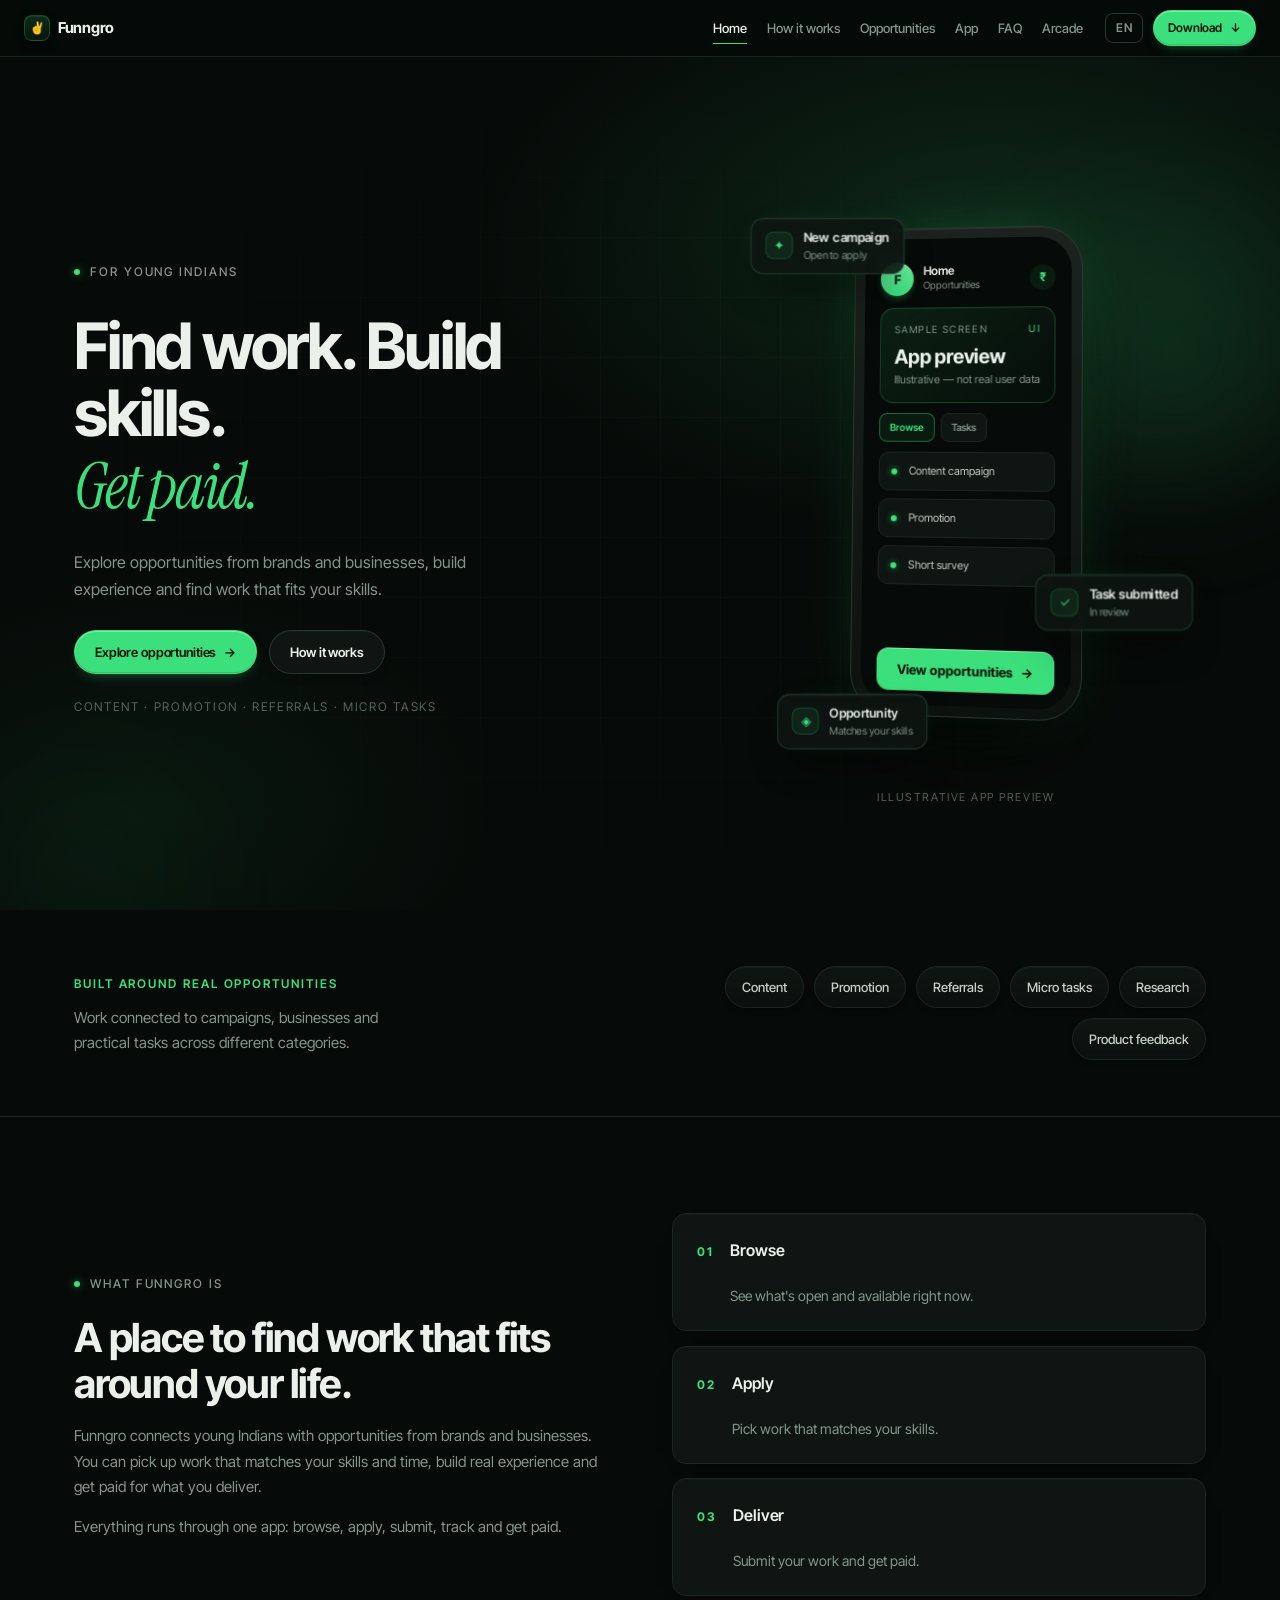
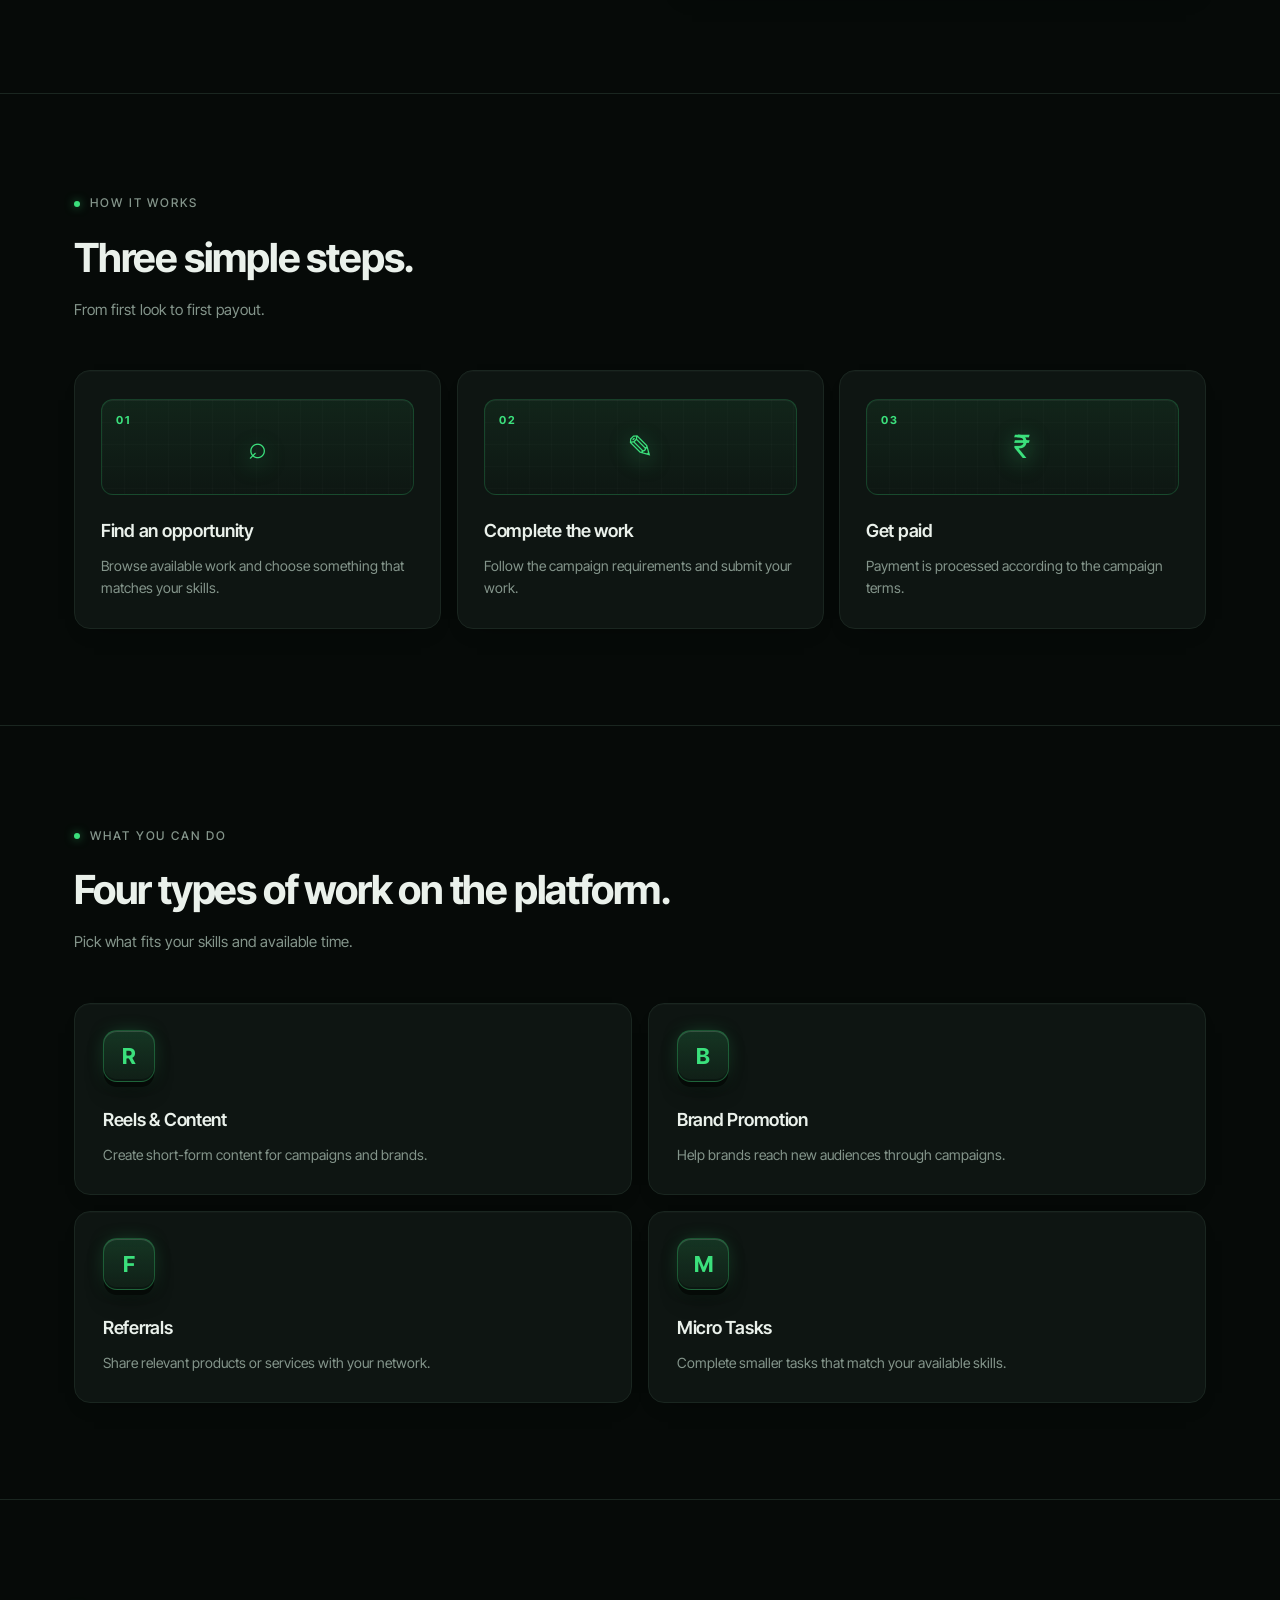
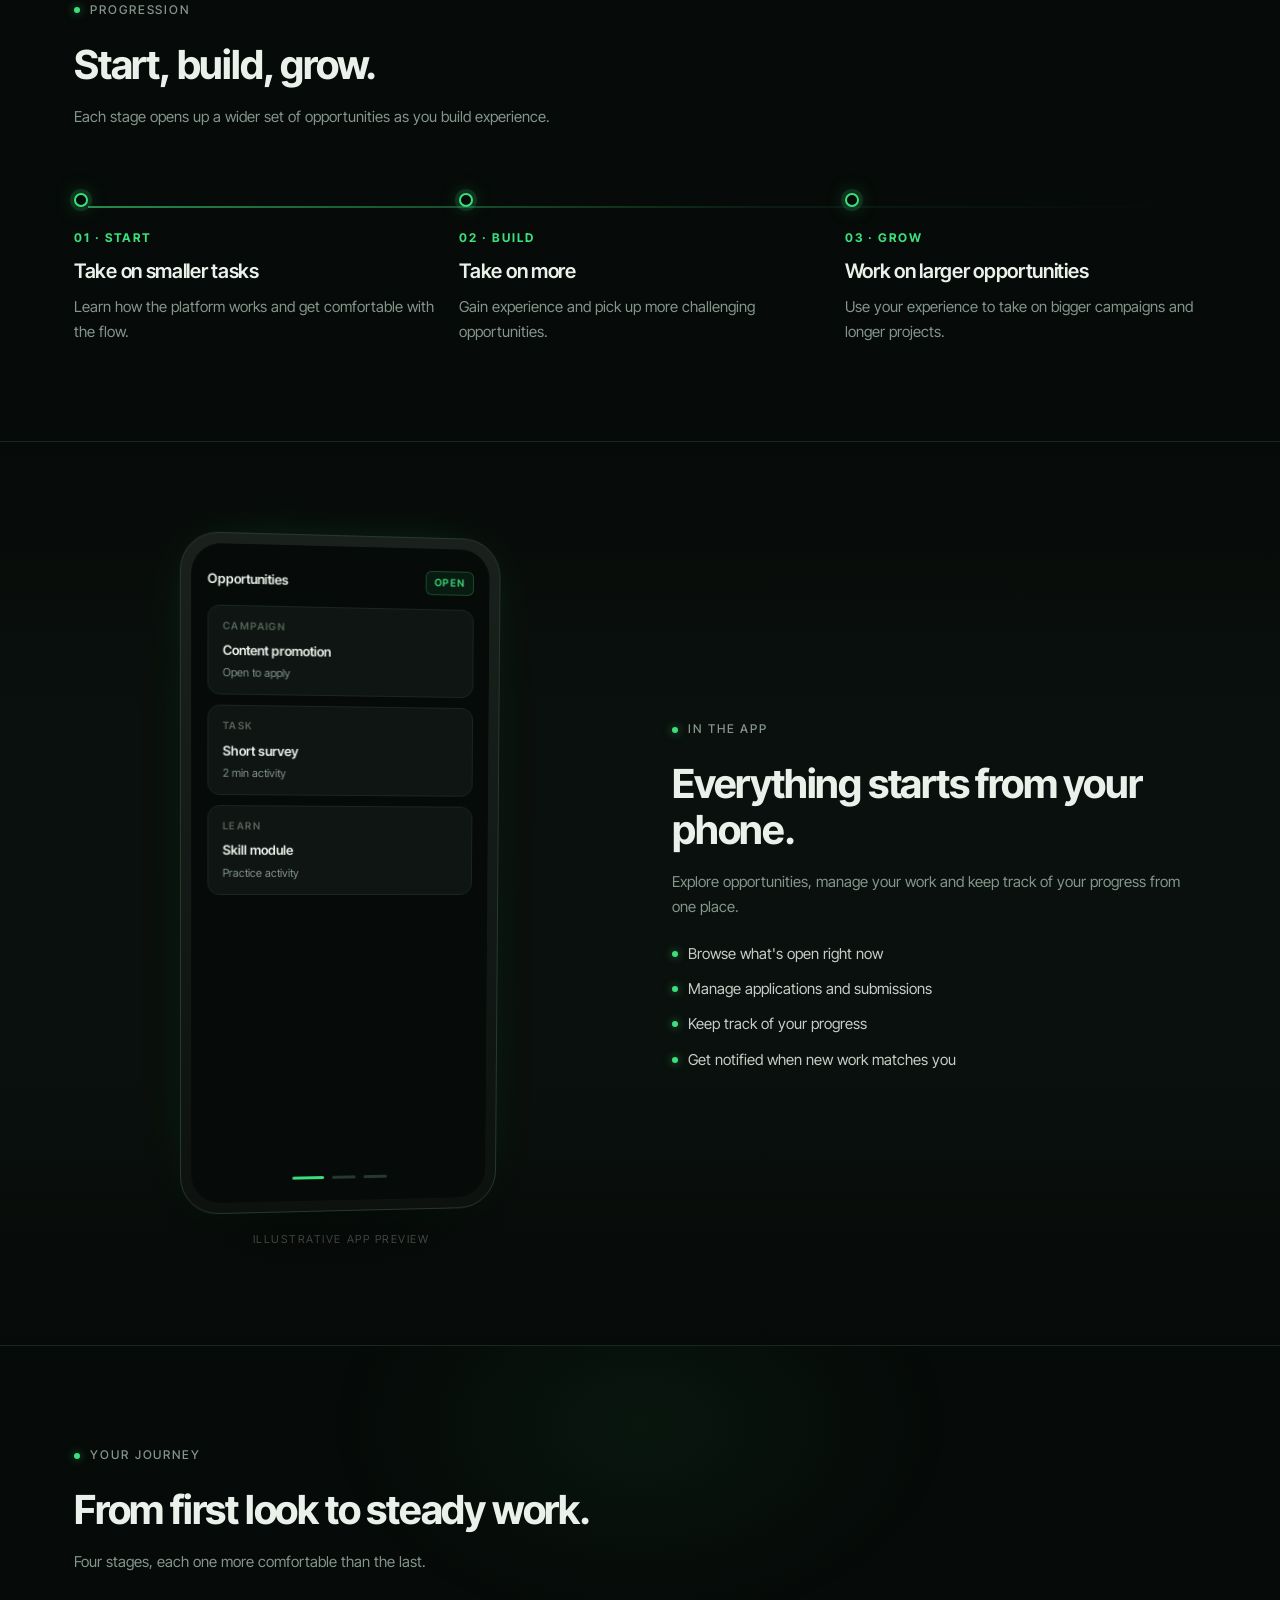
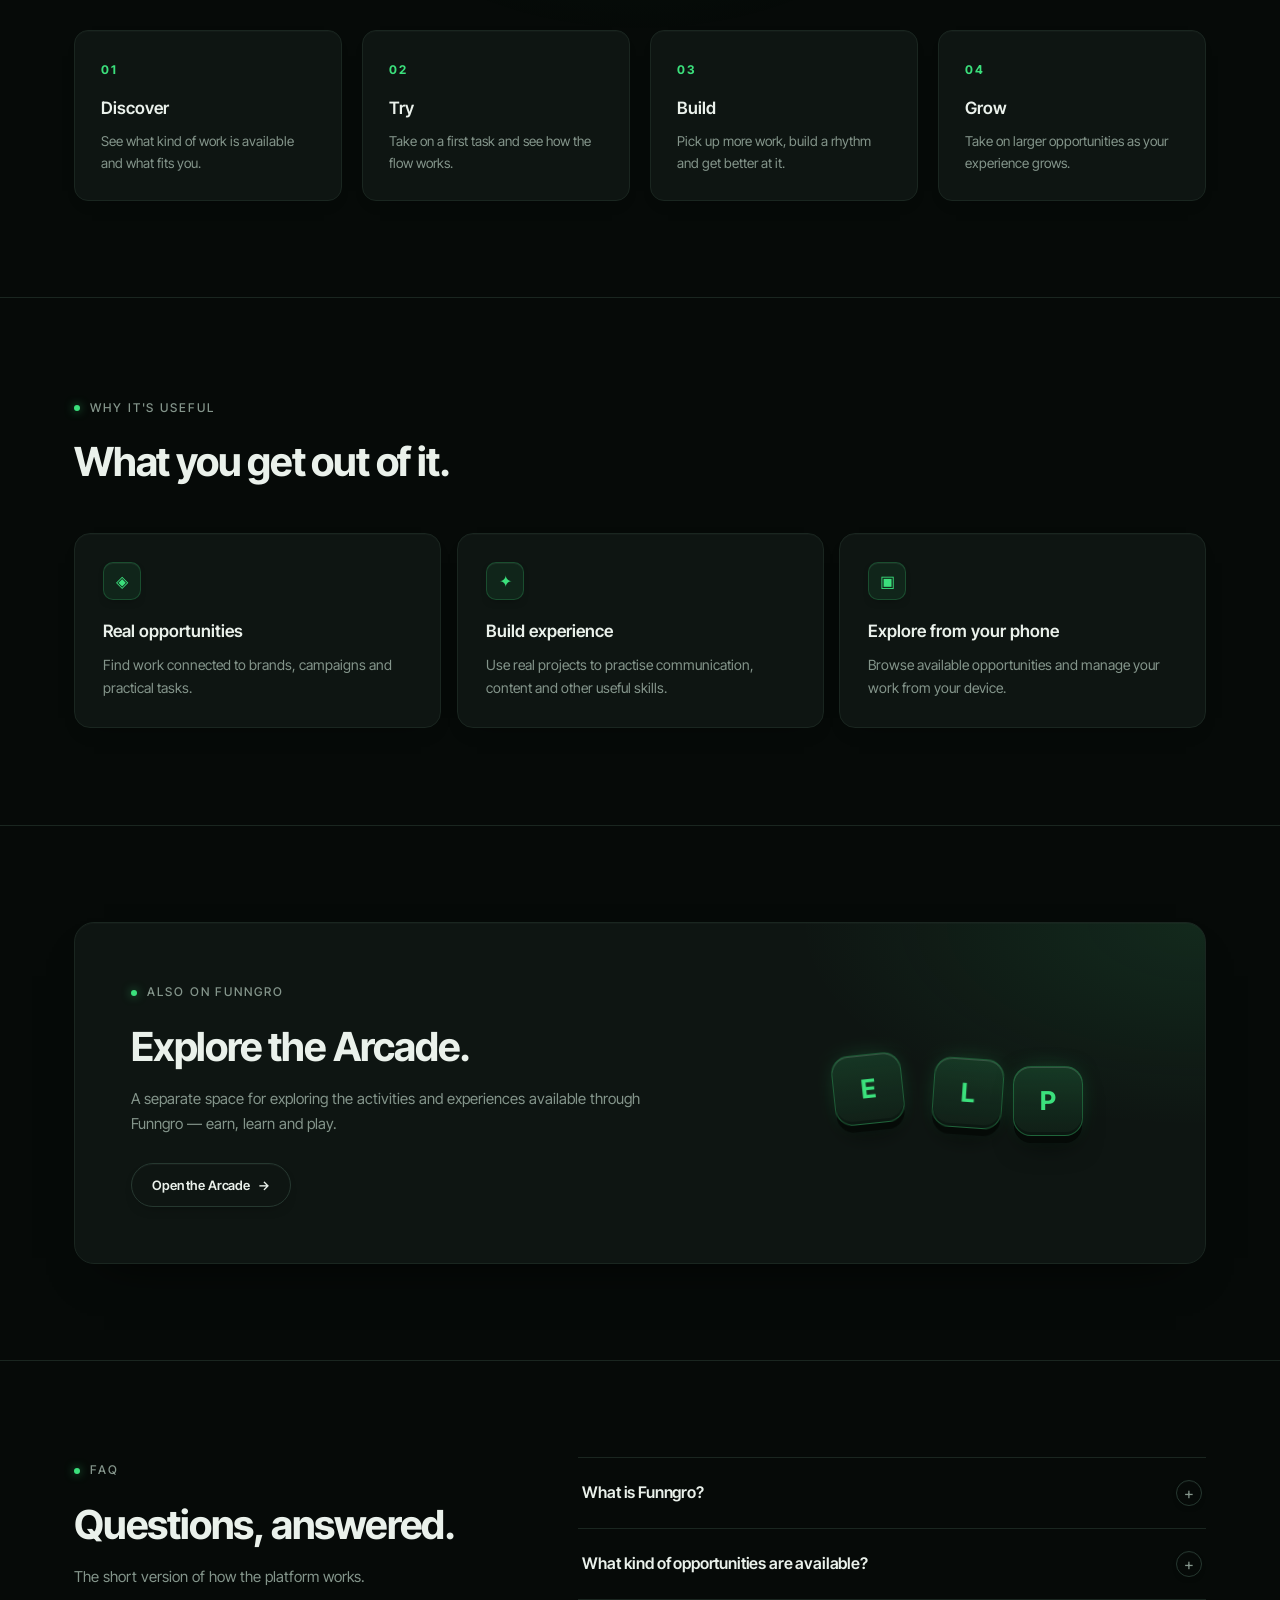
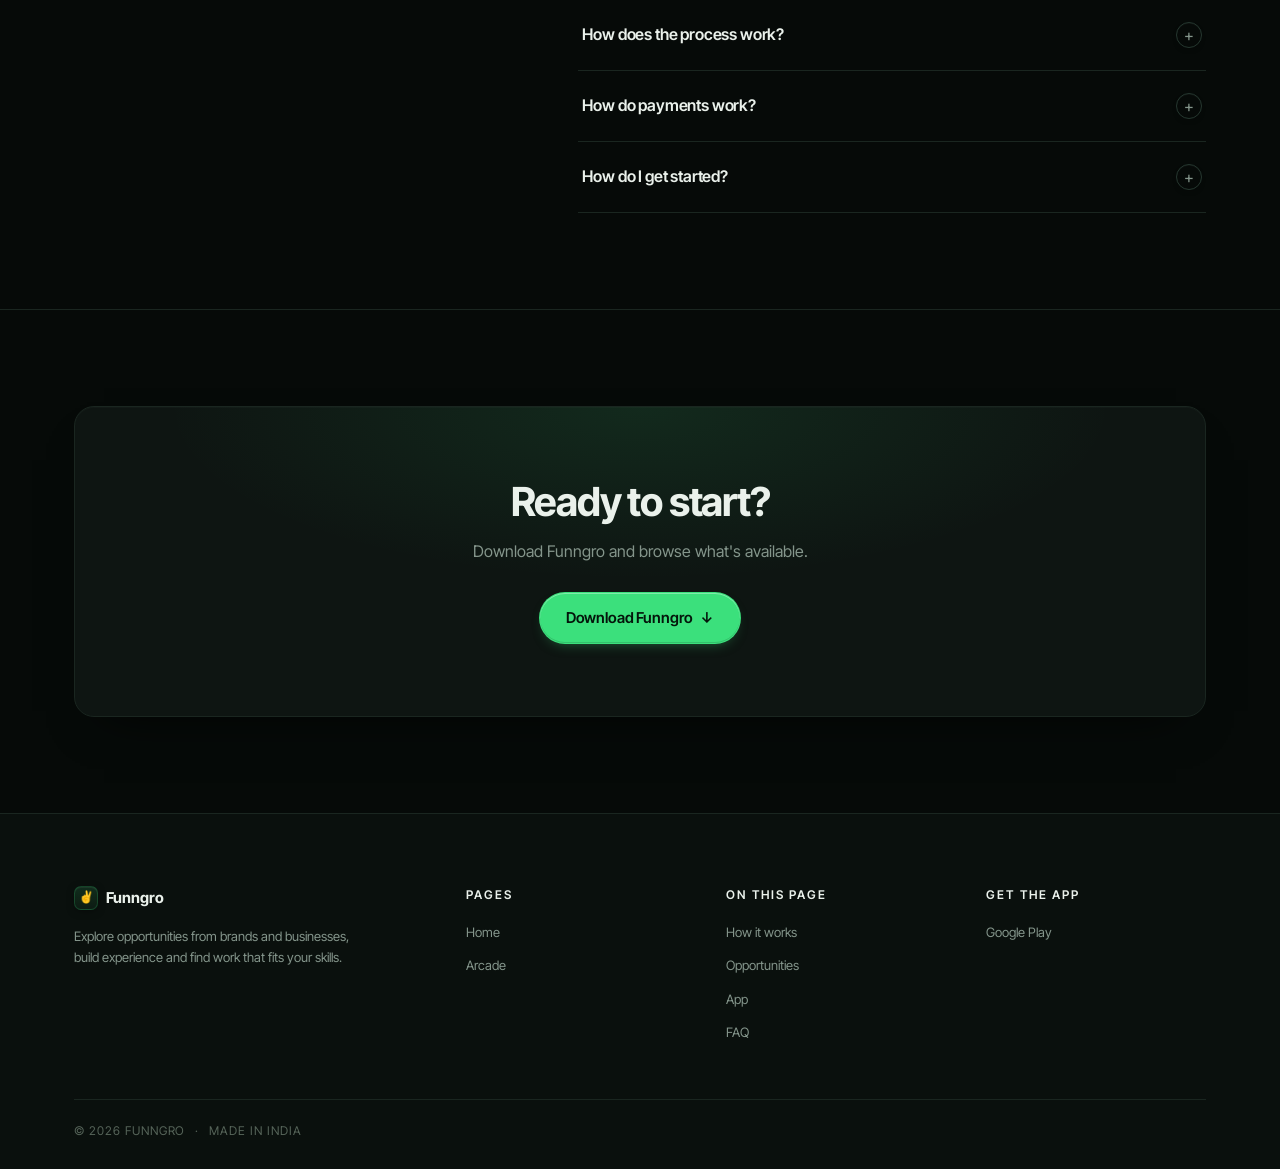
<file: index.html>
<!doctype html>
<html lang="en">
<head>
<meta charset="utf-8" />
<meta name="viewport" content="width=device-width,initial-scale=1,viewport-fit=cover" />
<meta name="theme-color" content="#060A08" />

<title>Funngro | Paid Opportunities for Young Indians</title>
<meta name="description" content="Explore paid opportunities, brand campaigns and skill-based work through Funngro." />
<link rel="canonical" href="https://manishsvaveg.github.io/funngro-redesign/" />

<meta property="og:type" content="website" />
<meta property="og:title" content="Funngro | Paid Opportunities for Young Indians" />
<meta property="og:description" content="Explore paid opportunities, brand campaigns and skill-based work through Funngro." />
<meta property="og:url" content="https://manishsvaveg.github.io/funngro-redesign/" />
<meta property="og:image" content="./og-image.png" />
<meta name="twitter:card" content="summary_large_image" />
<meta name="twitter:title" content="Funngro | Paid Opportunities for Young Indians" />
<meta name="twitter:description" content="Explore paid opportunities, brand campaigns and skill-based work through Funngro." />

<link rel="icon" href="./favicon.svg" type="image/svg+xml" />
<link rel="preconnect" href="https://fonts.googleapis.com">
<link rel="preconnect" href="https://fonts.gstatic.com" crossorigin>
<link href="https://fonts.googleapis.com/css2?family=Inter+Tight:wght@400;500;600;700;800&family=Instrument+Serif:ital@0;1&display=swap" rel="stylesheet">
<link rel="stylesheet" href="./styles.css">

<script type="application/ld+json">
{ "@context": "https://schema.org", "@type": "Organization",
  "name": "Funngro",
  "url": "https://manishsvaveg.github.io/funngro-redesign/",
  "logo": "https://manishsvaveg.github.io/funngro-redesign/favicon.svg",
  "description": "Funngro connects young Indians with paid opportunities, brand campaigns and skill-based work." }
</script>
<script type="application/ld+json">
{ "@context": "https://schema.org", "@type": "WebSite",
  "name": "Funngro",
  "url": "https://manishsvaveg.github.io/funngro-redesign/",
  "inLanguage": "en-IN" }
</script>
</head>
<body>

<a class="skip-link" href="#main-content">Skip to content</a>

<header class="header" id="site-header">
  <div class="header-inner">
    <a href="./index.html" class="brand" aria-label="Funngro home">
      <span class="brand-mark" aria-hidden="true">✌</span><span>Funngro</span>
    </a>
    <button class="nav-toggle" type="button" aria-label="Toggle navigation" aria-expanded="false" aria-controls="site-nav">
      <span></span>
    </button>
    <nav class="nav" id="site-nav" aria-label="Primary">
      <a href="./index.html" class="active">Home</a>
      <a href="#how">How it works</a>
      <a href="#work">Opportunities</a>
      <a href="#app">App</a>
      <a href="#faq">FAQ</a>
      <a href="./arcade.html">Arcade</a>
    </nav>
    <div class="header-actions">
      <span class="lang-indicator" aria-label="Language: English">EN</span>
      <a class="btn btn-primary btn-sm" href="https://play.google.com/store/apps/details?id=com.funngro" target="_blank" rel="noopener">Download <span class="arrow down" aria-hidden="true">↓</span></a>
    </div>
  </div>
</header>

<main id="main-content">

<!-- 01 HERO -->
<section class="hero">
  <div class="hero-depth" aria-hidden="true"></div>
  <div class="hero-glow hero-glow--a" aria-hidden="true"></div>
  <div class="hero-glow hero-glow--b" aria-hidden="true"></div>

  <div class="container">
    <div class="hero-grid">
      <div class="reveal reveal--left">
        <div class="section-label">For young Indians</div>
        <h1 class="hero-title">
          <span class="mask-line"><span>Find work. Build skills.</span></span>
          <span class="mask-line"><span><em>Get paid.</em></span></span>
        </h1>
        <p class="hero-lede">Explore opportunities from brands and businesses, build experience and find work that fits your skills.</p>
        <div class="hero-ctas">
          <a class="btn btn-primary" href="#work">Explore opportunities <span class="arrow" aria-hidden="true">→</span></a>
          <a class="btn btn-secondary" href="#how">How it works</a>
        </div>
        <div class="hero-meta">
          <span>Content · Promotion · Referrals · Micro tasks</span>
        </div>
      </div>

      <div class="hero-visual reveal reveal--right">
        <div class="phone-stage" id="phone-stage">
          <div class="phone-shadow" aria-hidden="true"></div>

          <div class="phone" id="hero-phone" role="img" aria-label="Illustrative Funngro app preview">
            <div class="phone-screen">
              <div class="phone-top">
                <div class="phone-avatar" aria-hidden="true">F</div>
                <div><div class="phone-name">Home</div><div class="phone-hello">Opportunities</div></div>
                <span class="phone-coin" aria-hidden="true">₹</span>
              </div>
              <div class="phone-balance">
                <div class="phone-balance-head"><span>Sample screen</span><span class="phone-balance-tag">UI</span></div>
                <div class="phone-balance-amount">App preview</div>
                <div class="phone-balance-sub">Illustrative — not real user data</div>
              </div>
              <div class="phone-chips">
                <span class="phone-chip active">Browse</span>
                <span class="phone-chip">Tasks</span>
              </div>
              <ul class="phone-tasks">
                <li class="phone-task"><span class="phone-task-dot"></span><span class="phone-task-label">Content campaign</span></li>
                <li class="phone-task"><span class="phone-task-dot"></span><span class="phone-task-label">Promotion</span></li>
                <li class="phone-task"><span class="phone-task-dot"></span><span class="phone-task-label">Short survey</span></li>
              </ul>
              <div class="phone-cta">View opportunities <span aria-hidden="true">→</span></div>
            </div>
          </div>

          <div class="float-ui float-ui--a" aria-hidden="true">
            <span class="float-ui__icon">✦</span>
            <div>
              <div class="float-ui__title">New campaign</div>
              <div class="float-ui__meta">Open to apply</div>
            </div>
          </div>
          <div class="float-ui float-ui--b" aria-hidden="true">
            <span class="float-ui__icon">✓</span>
            <div>
              <div class="float-ui__title">Task submitted</div>
              <div class="float-ui__meta">In review</div>
            </div>
          </div>
          <div class="float-ui float-ui--c" aria-hidden="true">
            <span class="float-ui__icon">◈</span>
            <div>
              <div class="float-ui__title">Opportunity</div>
              <div class="float-ui__meta">Matches your skills</div>
            </div>
          </div>
        </div>
        <p class="phone-caption">Illustrative app preview</p>
      </div>
    </div>
  </div>
</main>

<!-- 02 TRUST STRIP -->
<section class="section section--flush section--trust">
  <div class="container">
    <div class="trust-inner reveal">
      <div class="trust-head">
        <span class="trust-eyebrow">Built around real opportunities</span>
        <p class="trust-line">Work connected to campaigns, businesses and practical tasks across different categories.</p>
      </div>
      <ul class="trust-categories" aria-label="Categories">
        <li>Content</li>
        <li>Promotion</li>
        <li>Referrals</li>
        <li>Micro tasks</li>
        <li>Research</li>
        <li>Product feedback</li>
      </ul>
    </div>
  </div>
</section>

<!-- 03 WHAT FUNNGRO IS -->
<section class="section">
  <div class="container">
    <div class="split">
      <div class="split-text reveal reveal--left">
        <div class="section-label">What Funngro is</div>
        <h2 class="h2">A place to find work that fits around your life.</h2>
        <p class="lede">Funngro connects young Indians with opportunities from brands and businesses. You can pick up work that matches your skills and time, build real experience and get paid for what you deliver.</p>
        <p class="lede">Everything runs through one app: browse, apply, submit, track and get paid.</p>
      </div>
      <div class="split-visual reveal reveal--right">
        <div class="stat-stack">
          <div class="stat-tile tilt-card">
            <span class="stat-tile__num">01</span>
            <h3 class="stat-tile__title">Browse</h3>
            <p class="stat-tile__body">See what's open and available right now.</p>
          </div>
          <div class="stat-tile tilt-card">
            <span class="stat-tile__num">02</span>
            <h3 class="stat-tile__title">Apply</h3>
            <p class="stat-tile__body">Pick work that matches your skills.</p>
          </div>
          <div class="stat-tile tilt-card">
            <span class="stat-tile__num">03</span>
            <h3 class="stat-tile__title">Deliver</h3>
            <p class="stat-tile__body">Submit your work and get paid.</p>
          </div>
        </div>
      </div>
    </div>
  </div>
</section>

<!-- 04 HOW IT WORKS -->
<section class="section" id="how">
  <div class="container">
    <div class="reveal">
      <div class="section-label">How it works</div>
      <h2 class="h2">Three simple steps.</h2>
      <p class="lede">From first look to first payout.</p>
    </div>
    <ol class="steps" data-reveal-group>
      <li class="step tilt-card">
        <div class="step-visual" aria-hidden="true">
          <span class="step-visual__num">01</span>
          <span class="step-visual__icon">⌕</span>
        </div>
        <h3 class="step-title">Find an opportunity</h3>
        <p class="step-body">Browse available work and choose something that matches your skills.</p>
      </li>
      <li class="step tilt-card">
        <div class="step-visual" aria-hidden="true">
          <span class="step-visual__num">02</span>
          <span class="step-visual__icon">✎</span>
        </div>
        <h3 class="step-title">Complete the work</h3>
        <p class="step-body">Follow the campaign requirements and submit your work.</p>
      </li>
      <li class="step tilt-card">
        <div class="step-visual" aria-hidden="true">
          <span class="step-visual__num">03</span>
          <span class="step-visual__icon">₹</span>
        </div>
        <h3 class="step-title">Get paid</h3>
        <p class="step-body">Payment is processed according to the campaign terms.</p>
      </li>
    </ol>
  </div>
</section>

<!-- 05 WORK CATEGORIES -->
<section class="section" id="work">
  <div class="container">
    <div class="reveal">
      <div class="section-label">What you can do</div>
      <h2 class="h2">Four types of work on the platform.</h2>
      <p class="lede">Pick what fits your skills and available time.</p>
    </div>
    <ul class="work" data-reveal-group>
      <li class="work-item tilt-card">
        <span class="work-tile" aria-hidden="true">R</span>
        <h3 class="work-title">Reels &amp; Content</h3>
        <p class="work-body">Create short-form content for campaigns and brands.</p>
      </li>
      <li class="work-item tilt-card">
        <span class="work-tile" aria-hidden="true">B</span>
        <h3 class="work-title">Brand Promotion</h3>
        <p class="work-body">Help brands reach new audiences through campaigns.</p>
      </li>
      <li class="work-item tilt-card">
        <span class="work-tile" aria-hidden="true">F</span>
        <h3 class="work-title">Referrals</h3>
        <p class="work-body">Share relevant products or services with your network.</p>
      </li>
      <li class="work-item tilt-card">
        <span class="work-tile" aria-hidden="true">M</span>
        <h3 class="work-title">Micro Tasks</h3>
        <p class="work-body">Complete smaller tasks that match your available skills.</p>
      </li>
    </ul>
  </div>
</section>

<!-- 06 GROWTH PROGRESSION -->
<section class="section section--growth">
  <div class="container">
    <div class="reveal">
      <div class="section-label">Progression</div>
      <h2 class="h2">Start, build, grow.</h2>
      <p class="lede">Each stage opens up a wider set of opportunities as you build experience.</p>
    </div>
    <ol class="timeline" data-reveal-group>
      <li class="timeline-step">
        <div class="timeline-marker">
          <span class="timeline-dot"></span>
          <span class="timeline-line" aria-hidden="true"></span>
        </div>
        <div class="timeline-body">
          <span class="timeline-stage">01 · Start</span>
          <h3 class="timeline-title">Take on smaller tasks</h3>
          <p class="timeline-text">Learn how the platform works and get comfortable with the flow.</p>
        </div>
      </li>
      <li class="timeline-step">
        <div class="timeline-marker">
          <span class="timeline-dot"></span>
          <span class="timeline-line" aria-hidden="true"></span>
        </div>
        <div class="timeline-body">
          <span class="timeline-stage">02 · Build</span>
          <h3 class="timeline-title">Take on more</h3>
          <p class="timeline-text">Gain experience and pick up more challenging opportunities.</p>
        </div>
      </li>
      <li class="timeline-step timeline-step--last">
        <div class="timeline-marker">
          <span class="timeline-dot"></span>
        </div>
        <div class="timeline-body">
          <span class="timeline-stage">03 · Grow</span>
          <h3 class="timeline-title">Work on larger opportunities</h3>
          <p class="timeline-text">Use your experience to take on bigger campaigns and longer projects.</p>
        </div>
      </li>
    </ol>
  </div>
</section>

<!-- 07 APP EXPERIENCE -->
<section class="section section--app" id="app">
  <div class="container">
    <div class="split split--reverse">
      <div class="split-visual split-visual--app reveal reveal--left">
        <div class="app-stage">
          <div class="app-phone">
            <div class="app-screen">
              <div class="app-top">
                <span class="app-title">Opportunities</span>
                <span class="app-pill">Open</span>
              </div>
              <div class="app-card">
                <div class="app-card__label">Campaign</div>
                <div class="app-card__title">Content promotion</div>
                <div class="app-card__meta">Open to apply</div>
              </div>
              <div class="app-card">
                <div class="app-card__label">Task</div>
                <div class="app-card__title">Short survey</div>
                <div class="app-card__meta">2 min activity</div>
              </div>
              <div class="app-card">
                <div class="app-card__label">Learn</div>
                <div class="app-card__title">Skill module</div>
                <div class="app-card__meta">Practice activity</div>
              </div>
              <div class="app-nav" aria-hidden="true">
                <span></span><span></span><span></span>
              </div>
            </div>
          </div>
          <p class="app-caption">Illustrative app preview</p>
        </div>
      </div>
      <div class="split-text reveal reveal--right">
        <div class="section-label">In the app</div>
        <h2 class="h2">Everything starts from your phone.</h2>
        <p class="lede">Explore opportunities, manage your work and keep track of your progress from one place.</p>
        <ul class="feature-list">
          <li><span class="feature-dot"></span> Browse what's open right now</li>
          <li><span class="feature-dot"></span> Manage applications and submissions</li>
          <li><span class="feature-dot"></span> Keep track of your progress</li>
          <li><span class="feature-dot"></span> Get notified when new work matches you</li>
        </ul>
      </div>
    </div>
  </div>
</section>

<!-- 08 JOURNEY -->
<section class="section section--journey">
  <div class="container">
    <div class="reveal">
      <div class="section-label">Your journey</div>
      <h2 class="h2">From first look to steady work.</h2>
      <p class="lede">Four stages, each one more comfortable than the last.</p>
    </div>
    <ol class="journey" data-reveal-group>
      <li class="journey-step">
        <span class="journey-index">01</span>
        <h3 class="journey-title">Discover</h3>
        <p class="journey-text">See what kind of work is available and what fits you.</p>
      </li>
      <li class="journey-step">
        <span class="journey-index">02</span>
        <h3 class="journey-title">Try</h3>
        <p class="journey-text">Take on a first task and see how the flow works.</p>
      </li>
      <li class="journey-step">
        <span class="journey-index">03</span>
        <h3 class="journey-title">Build</h3>
        <p class="journey-text">Pick up more work, build a rhythm and get better at it.</p>
      </li>
      <li class="journey-step">
        <span class="journey-index">04</span>
        <h3 class="journey-title">Grow</h3>
        <p class="journey-text">Take on larger opportunities as your experience grows.</p>
      </li>
    </ol>
  </div>
</section>

<!-- 09 WHY USEFUL -->
<section class="section">
  <div class="container">
    <div class="reveal">
      <div class="section-label">Why it's useful</div>
      <h2 class="h2">What you get out of it.</h2>
    </div>
    <ul class="useful" data-reveal-group>
      <li class="useful-item tilt-card">
        <span class="useful-icon" aria-hidden="true">◈</span>
        <h3 class="useful-title">Real opportunities</h3>
        <p class="useful-body">Find work connected to brands, campaigns and practical tasks.</p>
      </li>
      <li class="useful-item tilt-card">
        <span class="useful-icon" aria-hidden="true">✦</span>
        <h3 class="useful-title">Build experience</h3>
        <p class="useful-body">Use real projects to practise communication, content and other useful skills.</p>
      </li>
      <li class="useful-item tilt-card">
        <span class="useful-icon" aria-hidden="true">▣</span>
        <h3 class="useful-title">Explore from your phone</h3>
        <p class="useful-body">Browse available opportunities and manage your work from your device.</p>
      </li>
    </ul>
  </div>
</section>

<!-- 10 ARCADE TEASER -->
<section class="section section--teaser">
  <div class="container">
    <div class="teaser reveal">
      <div class="teaser-text">
        <div class="section-label">Also on Funngro</div>
        <h2 class="h2">Explore the Arcade.</h2>
        <p class="lede">A separate space for exploring the activities and experiences available through Funngro — earn, learn and play.</p>
        <div class="teaser-cta">
          <a class="btn btn-secondary" href="./arcade.html">Open the Arcade <span class="arrow" aria-hidden="true">→</span></a>
        </div>
      </div>
      <div class="teaser-visual" aria-hidden="true">
        <span class="teaser-tile" style="--x:-8px;--y:-4px;--r:-6deg">E</span>
        <span class="teaser-tile" style="--x:6px;--y:0;--r:4deg">L</span>
        <span class="teaser-tile" style="--x:0;--y:8px;--r:0deg">P</span>
      </div>
    </div>
  </div>
</section>

<!-- 11 FAQ -->
<section class="section" id="faq">
  <div class="container">
    <div class="faq-layout">
      <div class="faq-head reveal">
        <div class="section-label">FAQ</div>
        <h2 class="h2">Questions, answered.</h2>
        <p class="lede">The short version of how the platform works.</p>
      </div>
      <div class="faq-list reveal">
        <details class="faq-item">
          <summary class="faq-q">
            <span>What is Funngro?</span>
            <span class="faq-icon" aria-hidden="true">+</span>
          </summary>
          <div class="faq-a"><p>Funngro is a platform where young Indians can find opportunities from brands and businesses, build experience and get paid for the work they deliver.</p></div>
        </details>
        <details class="faq-item">
          <summary class="faq-q">
            <span>What kind of opportunities are available?</span>
            <span class="faq-icon" aria-hidden="true">+</span>
          </summary>
          <div class="faq-a"><p>Work is organised around four broad types — content, brand promotion, referrals and smaller tasks. What's available depends on what brands and businesses are running at the time.</p></div>
        </details>
        <details class="faq-item">
          <summary class="faq-q">
            <span>How does the process work?</span>
            <span class="faq-icon" aria-hidden="true">+</span>
          </summary>
          <div class="faq-a"><p>You browse available work, apply for what fits your skills, complete the requirements and submit your work. Once the campaign's requirements are met, payment is processed.</p></div>
        </details>
        <details class="faq-item">
          <summary class="faq-q">
            <span>How do payments work?</span>
            <span class="faq-icon" aria-hidden="true">+</span>
          </summary>
          <div class="faq-a"><p>Payment is processed according to the terms of each campaign. Exact timing and method depend on the individual opportunity.</p></div>
        </details>
        <details class="faq-item">
          <summary class="faq-q">
            <span>How do I get started?</span>
            <span class="faq-icon" aria-hidden="true">+</span>
          </summary>
          <div class="faq-a"><p>Download the Funngro app and set up your profile. From there you can browse what's available and apply for work that matches your skills.</p></div>
        </details>
      </div>
    </div>
  </div>
</section>

<!-- 12 FINAL CTA -->
<section class="section">
  <div class="container">
    <div class="download-cta reveal">
      <h2 class="download-cta-title">Ready to start?</h2>
      <p class="download-cta-lede">Download Funngro and browse what's available.</p>
      <a class="btn btn-primary btn-lg" href="https://play.google.com/store/apps/details?id=com.funngro" target="_blank" rel="noopener">Download Funngro <span class="arrow down" aria-hidden="true">↓</span></a>
    </div>
  </div>
</section>

</main>

<footer class="footer">
  <div class="container">
    <div class="footer-grid">
      <div class="footer-brand">
        <div class="footer-logo"><span class="footer-mark" aria-hidden="true">✌</span><span>Funngro</span></div>
        <p class="footer-blurb">Explore opportunities from brands and businesses, build experience and find work that fits your skills.</p>
      </div>
      <div class="footer-col">
        <h3 class="footer-col-title">Pages</h3>
        <ul>
          <li><a href="./index.html">Home</a></li>
          <li><a href="./arcade.html">Arcade</a></li>
        </ul>
      </div>
      <div class="footer-col">
        <h3 class="footer-col-title">On this page</h3>
        <ul>
          <li><a href="#how">How it works</a></li>
          <li><a href="#work">Opportunities</a></li>
          <li><a href="#app">App</a></li>
          <li><a href="#faq">FAQ</a></li>
        </ul>
      </div>
      <div class="footer-col">
        <h3 class="footer-col-title">Get the app</h3>
        <ul>
          <li><a href="https://play.google.com/store/apps/details?id=com.funngro" target="_blank" rel="noopener">Google Play</a></li>
        </ul>
      </div>
    </div>
    <div class="footer-bar">
      <span>© 2026 Funngro</span>
      <span>·</span>
      <span>Made in India</span>
    </div>
  </div>
</footer>

<script src="./script.js" defer></script>
</body>
</html>
</file>
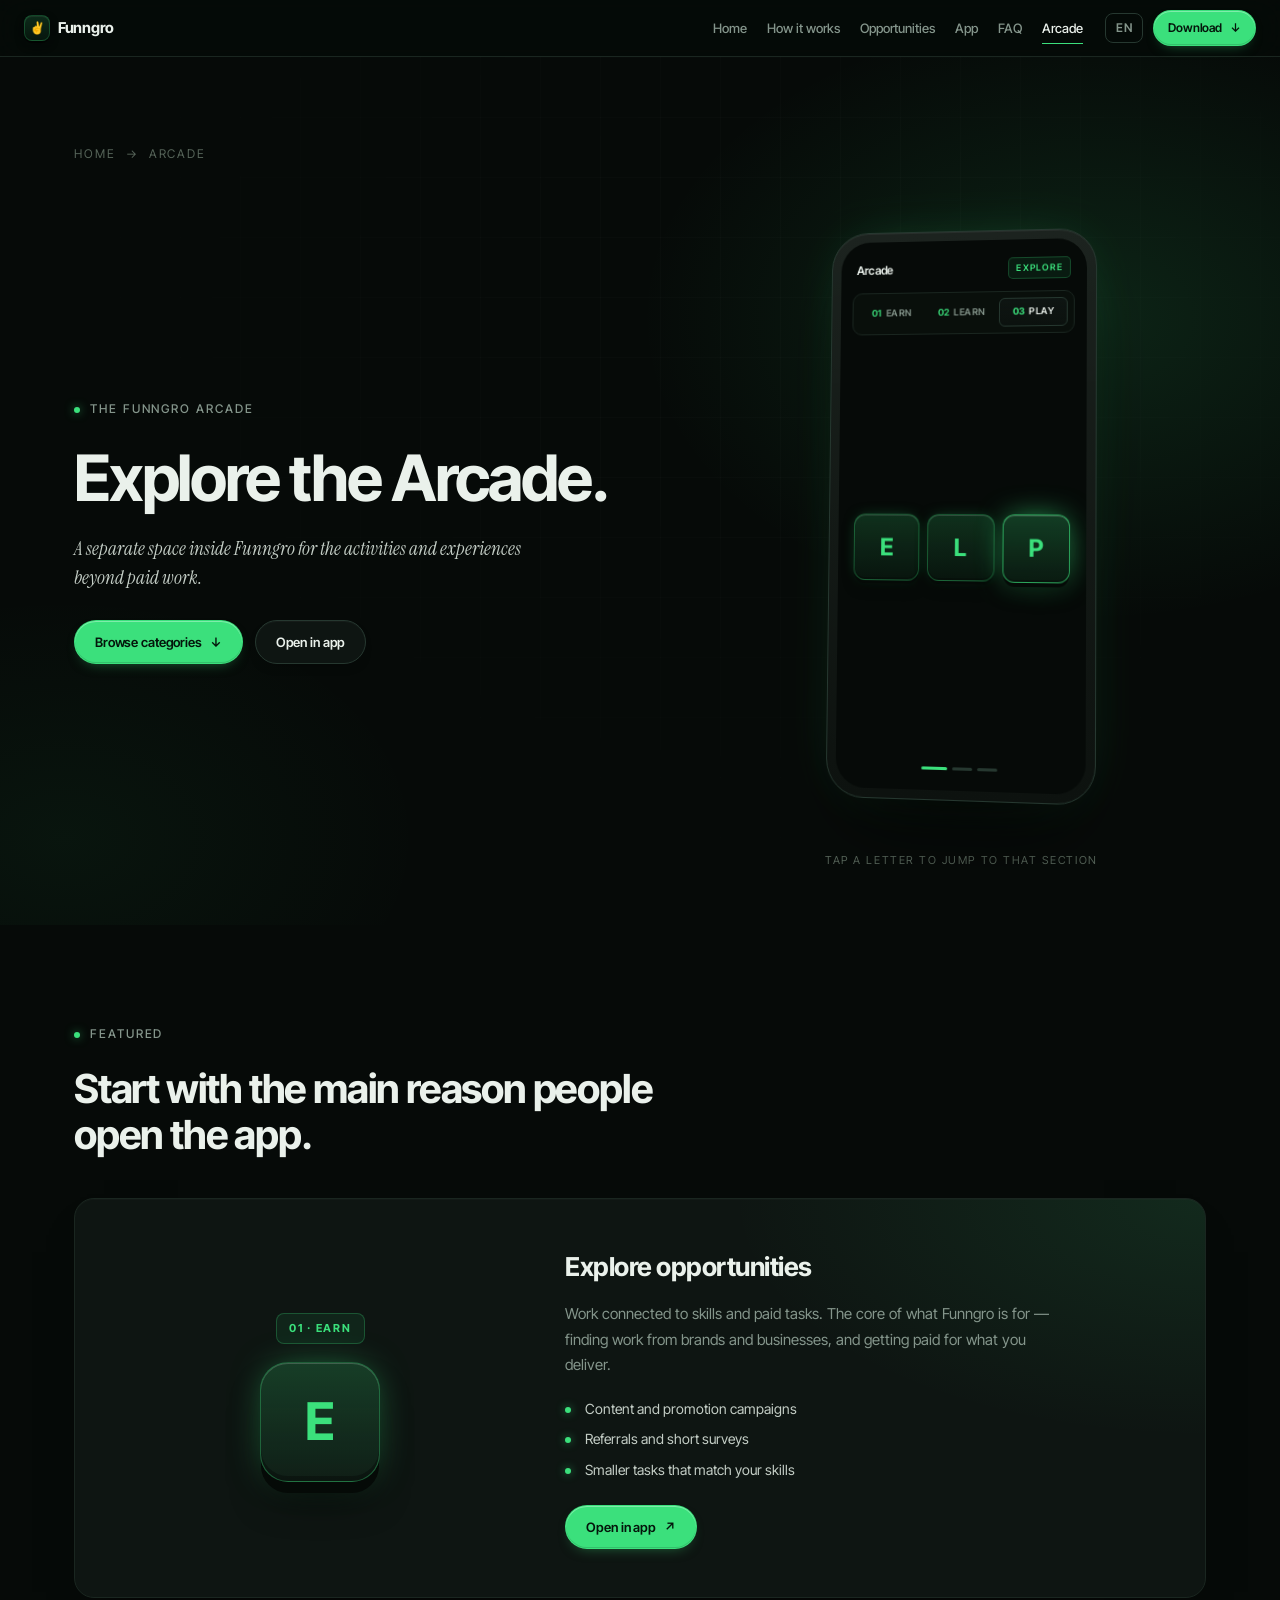
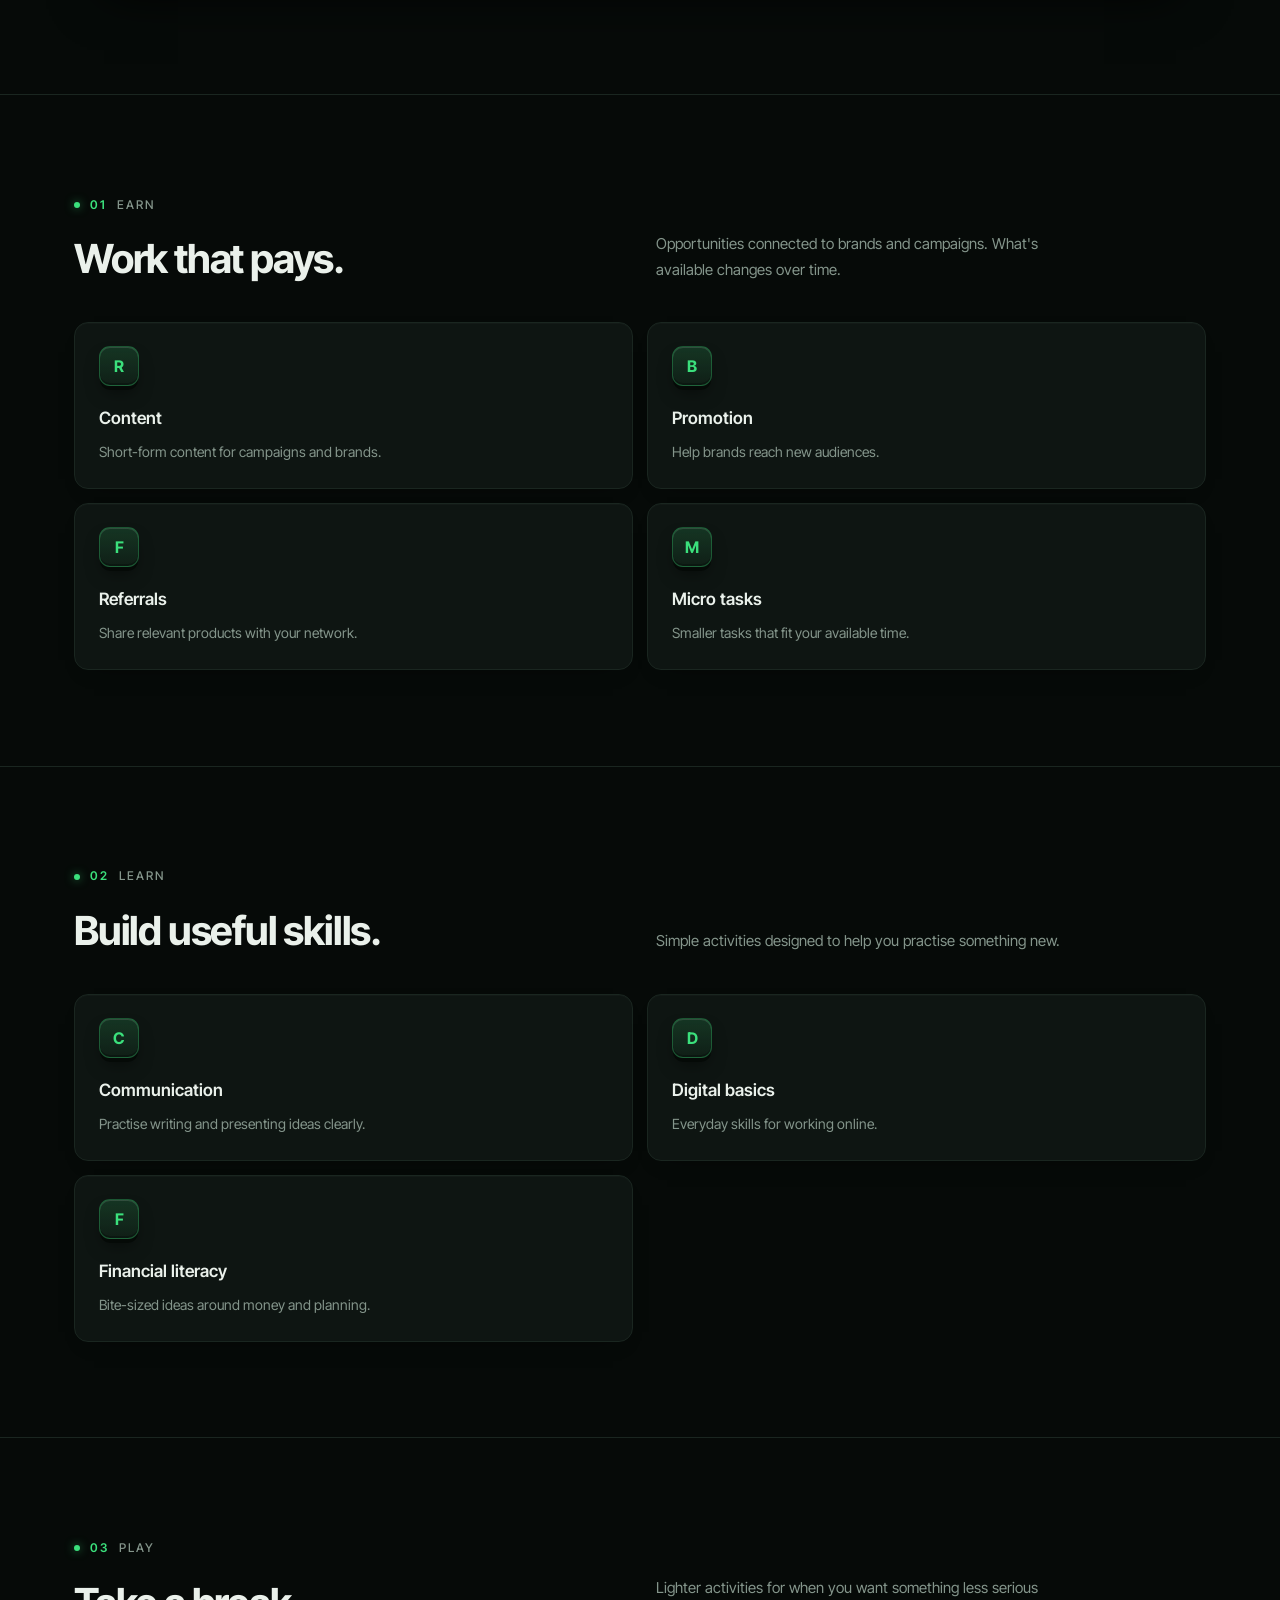
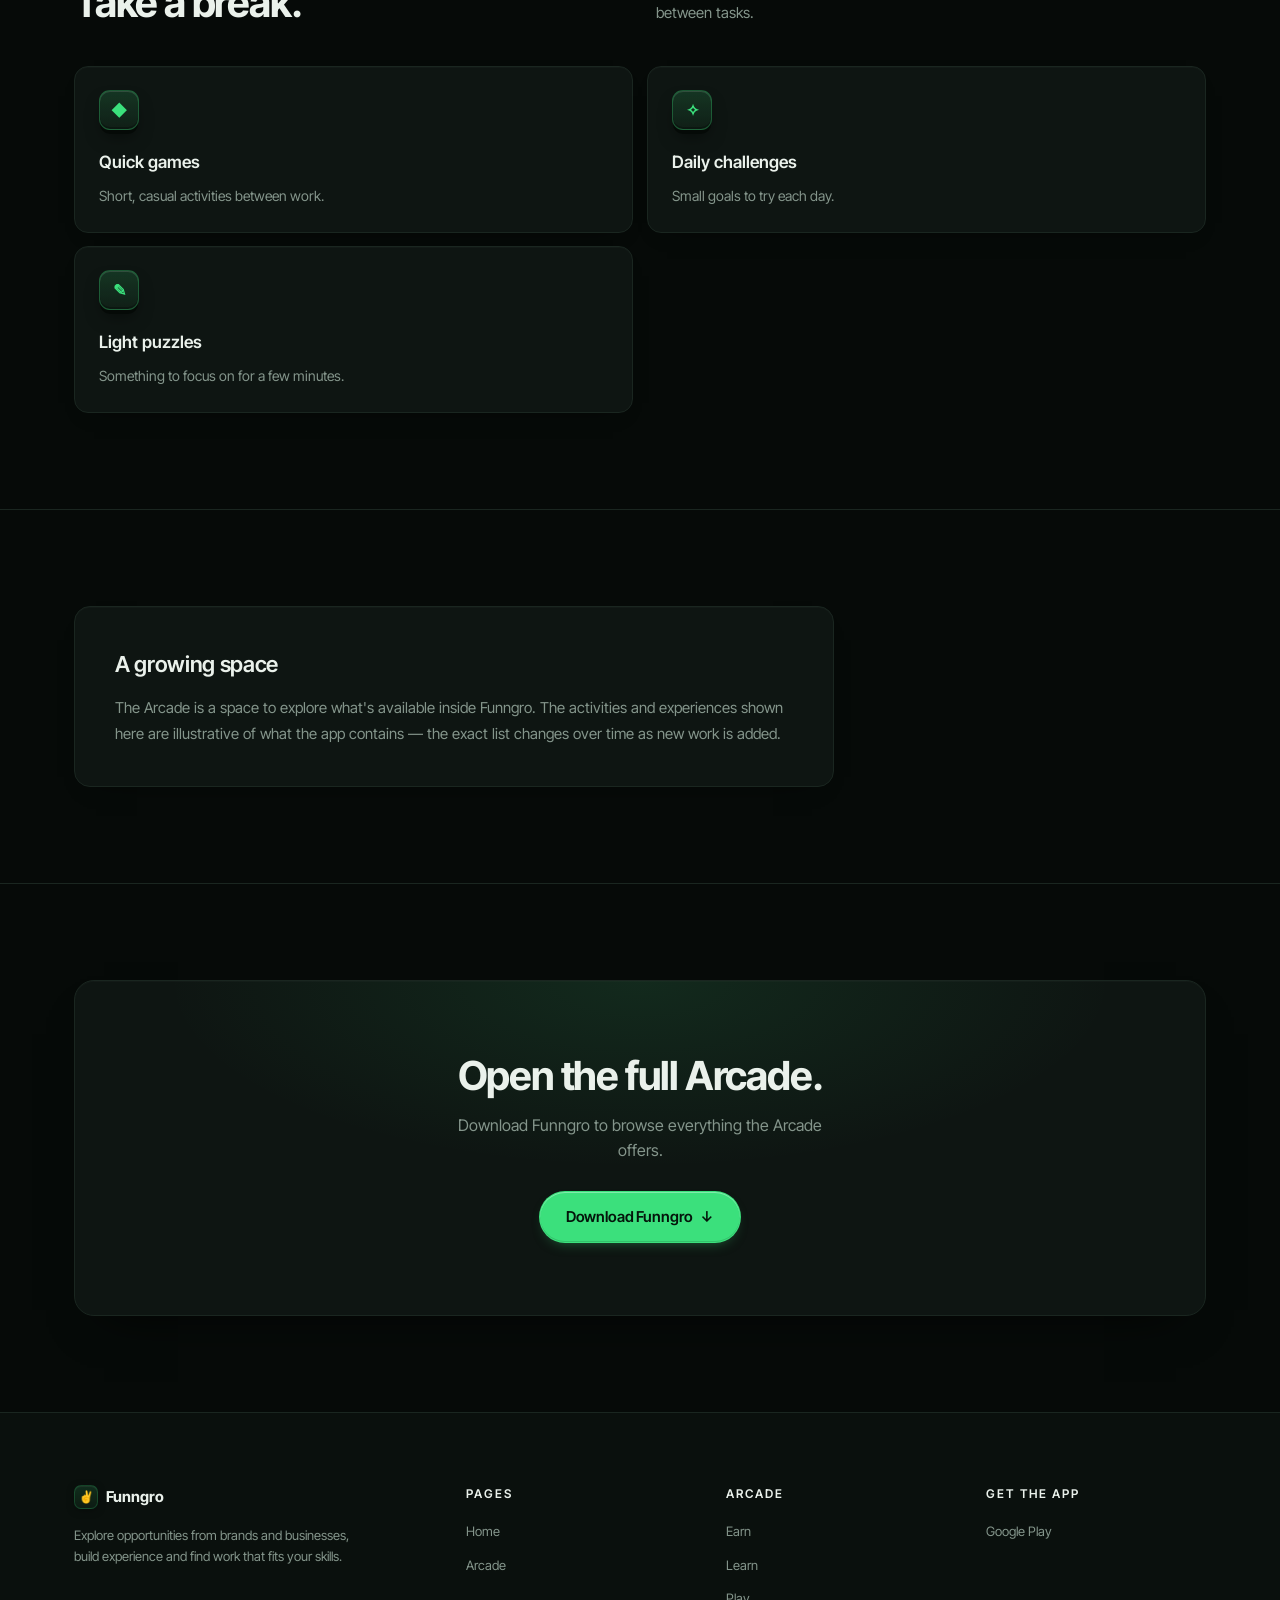
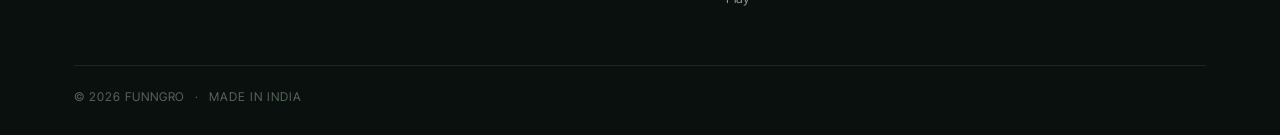
<file: arcade.html>
<!doctype html>
<html lang="en">
<head>
<meta charset="utf-8" />
<meta name="viewport" content="width=device-width,initial-scale=1,viewport-fit=cover" />
<meta name="theme-color" content="#060A08" />

<title>Funngro Arcade | Explore, Learn &amp; Play</title>
<meta name="description" content="Explore the Funngro Arcade and discover its activities and experiences in one place." />
<link rel="canonical" href="https://manishsvaveg.github.io/funngro-redesign/arcade.html" />

<meta property="og:type" content="website" />
<meta property="og:title" content="Funngro Arcade | Explore, Learn &amp; Play" />
<meta property="og:description" content="Explore the Funngro Arcade and discover its activities and experiences in one place." />
<meta property="og:url" content="https://manishsvaveg.github.io/funngro-redesign/arcade.html" />
<meta property="og:image" content="./og-image.png" />
<meta name="twitter:card" content="summary_large_image" />
<meta name="twitter:title" content="Funngro Arcade | Explore, Learn &amp; Play" />
<meta name="twitter:description" content="Explore the Funngro Arcade and discover its activities and experiences in one place." />

<link rel="icon" href="./favicon.svg" type="image/svg+xml" />
<link rel="preconnect" href="https://fonts.googleapis.com">
<link rel="preconnect" href="https://fonts.gstatic.com" crossorigin>
<link href="https://fonts.googleapis.com/css2?family=Inter+Tight:wght@400;500;600;700;800&family=Instrument+Serif:ital@0;1&display=swap" rel="stylesheet">
<link rel="stylesheet" href="./styles.css">

<script type="application/ld+json">
{ "@context": "https://schema.org", "@type": "BreadcrumbList",
  "itemListElement": [
    { "@type": "ListItem", "position": 1, "name": "Home", "item": "https://manishsvaveg.github.io/funngro-redesign/" },
    { "@type": "ListItem", "position": 2, "name": "Arcade", "item": "https://manishsvaveg.github.io/funngro-redesign/arcade.html" }
  ]
}
</script>
</head>
<body>

<a class="skip-link" href="#main-content">Skip to content</a>

<header class="header" id="site-header">
  <div class="header-inner">
    <a href="./index.html" class="brand" aria-label="Funngro home">
      <span class="brand-mark" aria-hidden="true">✌</span><span>Funngro</span>
    </a>
    <button class="nav-toggle" type="button" aria-label="Toggle navigation" aria-expanded="false" aria-controls="site-nav">
      <span></span>
    </button>
    <nav class="nav" id="site-nav" aria-label="Primary">
      <a href="./index.html">Home</a>
      <a href="./index.html#how">How it works</a>
      <a href="./index.html#work">Opportunities</a>
      <a href="./index.html#app">App</a>
      <a href="./index.html#faq">FAQ</a>
      <a href="./arcade.html" class="active">Arcade</a>
    </nav>
    <div class="header-actions">
      <span class="lang-indicator" aria-label="Language: English">EN</span>
      <a class="btn btn-primary btn-sm" href="https://play.google.com/store/apps/details?id=com.funngro" target="_blank" rel="noopener">Download <span class="arrow down" aria-hidden="true">↓</span></a>
    </div>
  </div>
</header>

<main id="main-content">

<!-- ARCADE HERO -->
<section class="arcade-hero">
  <div class="arcade-depth" aria-hidden="true"></div>
  <div class="container">
    <nav class="crumbs reveal" aria-label="Breadcrumb">
      <a href="./index.html">Home</a>
      <span aria-hidden="true">→</span>
      <span aria-current="page">Arcade</span>
    </nav>

    <div class="arcade-hero-grid">
      <div class="reveal reveal--left">
        <div class="section-label">The Funngro Arcade</div>
        <h1 class="arcade-title">Explore the Arcade.</h1>
        <p class="arcade-lede">A separate space inside Funngro for the activities and experiences beyond paid work.</p>
        <div class="arcade-hero-ctas">
          <a class="btn btn-primary" href="#earn">Browse categories <span class="arrow" aria-hidden="true">↓</span></a>
          <a class="btn btn-secondary" href="https://play.google.com/store/apps/details?id=com.funngro" target="_blank" rel="noopener">Open in app</a>
        </div>
      </div>

      <!-- Interactive phone mockup with tabs + E L P tiles -->
      <div class="arcade-hero-visual reveal reveal--right">
        <div class="arcade-phone-stage">
          <div class="arcade-phone-shadow" aria-hidden="true"></div>

          <div class="arcade-phone" role="img" aria-label="Illustrative Arcade preview">
            <div class="arcade-screen">

              <div class="arcade-top">
                <span class="arcade-app-title">Arcade</span>
                <span class="arcade-app-pill">Explore</span>
              </div>

              <!-- Tabs (also clickable) -->
              <nav class="arcade-tabs" aria-label="Arcade sections">
                <a class="arcade-tab is-active" href="#earn" data-tab="earn"><b>01</b> Earn</a>
                <a class="arcade-tab" href="#learn" data-tab="learn"><b>02</b> Learn</a>
                <a class="arcade-tab" href="#play" data-tab="play"><b>03</b> Play</a>
              </nav>

              <!-- E / L / P tiles (clickable) -->
              <div class="arcade-content">
                <a class="arcade-elp-tile arcade-elp-tile--e" href="#earn" data-tab="earn" aria-label="Go to Earn section">E</a>
                <a class="arcade-elp-tile arcade-elp-tile--l" href="#learn" data-tab="learn" aria-label="Go to Learn section">L</a>
                <a class="arcade-elp-tile arcade-elp-tile--p" href="#play" data-tab="play" aria-label="Go to Play section">P</a>
              </div>

              <div class="arcade-nav-dots" aria-hidden="true">
                <span></span><span></span><span></span>
              </div>

            </div>
          </div>
        </div>
        <p class="arcade-phone-caption">Tap a letter to jump to that section</p>
      </div>

    </div>
  </div>
</section>

<!-- FEATURED -->
<section class="section section--flush" id="browse">
  <div class="container">
    <div class="reveal">
      <div class="section-label">Featured</div>
      <h2 class="h2">Start with the main reason people open the app.</h2>
    </div>
    <div class="featured-card reveal">
      <div class="featured-card__visual" aria-hidden="true">
        <span class="featured-badge">01 · Earn</span>
        <span class="featured-tile">E</span>
      </div>
      <div class="featured-card__body">
        <h3 class="featured-card__title">Explore opportunities</h3>
        <p class="featured-card__text">Work connected to skills and paid tasks. The core of what Funngro is for — finding work from brands and businesses, and getting paid for what you deliver.</p>
        <ul class="featured-list">
          <li>Content and promotion campaigns</li>
          <li>Referrals and short surveys</li>
          <li>Smaller tasks that match your skills</li>
        </ul>
        <a class="btn btn-primary" href="https://play.google.com/store/apps/details?id=com.funngro" target="_blank" rel="noopener">Open in app <span class="arrow" aria-hidden="true">↗</span></a>
      </div>
    </div>
  </div>
</section>

<!-- EARN -->
<section class="section arcade-cat" id="earn">
  <div class="container">
    <div class="arcade-cat-head reveal">
      <div>
        <div class="section-label"><span class="num">01</span> Earn</div>
        <h2 class="h2">Work that pays.</h2>
      </div>
      <p class="arcade-cat-desc">Opportunities connected to brands and campaigns. What's available changes over time.</p>
    </div>
    <ul class="arcade-grid" data-reveal-group>
      <li class="arcade-tile-card tilt-card">
        <span class="arcade-tile-card__mark" aria-hidden="true">R</span>
        <h3 class="arcade-tile-card__title">Content</h3>
        <p class="arcade-tile-card__body">Short-form content for campaigns and brands.</p>
      </li>
      <li class="arcade-tile-card tilt-card">
        <span class="arcade-tile-card__mark" aria-hidden="true">B</span>
        <h3 class="arcade-tile-card__title">Promotion</h3>
        <p class="arcade-tile-card__body">Help brands reach new audiences.</p>
      </li>
      <li class="arcade-tile-card tilt-card">
        <span class="arcade-tile-card__mark" aria-hidden="true">F</span>
        <h3 class="arcade-tile-card__title">Referrals</h3>
        <p class="arcade-tile-card__body">Share relevant products with your network.</p>
      </li>
      <li class="arcade-tile-card tilt-card">
        <span class="arcade-tile-card__mark" aria-hidden="true">M</span>
        <h3 class="arcade-tile-card__title">Micro tasks</h3>
        <p class="arcade-tile-card__body">Smaller tasks that fit your available time.</p>
      </li>
    </ul>
  </div>
</section>

<!-- LEARN -->
<section class="section arcade-cat" id="learn">
  <div class="container">
    <div class="arcade-cat-head reveal">
      <div>
        <div class="section-label"><span class="num">02</span> Learn</div>
        <h2 class="h2">Build useful skills.</h2>
      </div>
      <p class="arcade-cat-desc">Simple activities designed to help you practise something new.</p>
    </div>
    <ul class="arcade-grid" data-reveal-group>
      <li class="arcade-tile-card tilt-card">
        <span class="arcade-tile-card__mark" aria-hidden="true">C</span>
        <h3 class="arcade-tile-card__title">Communication</h3>
        <p class="arcade-tile-card__body">Practise writing and presenting ideas clearly.</p>
      </li>
      <li class="arcade-tile-card tilt-card">
        <span class="arcade-tile-card__mark" aria-hidden="true">D</span>
        <h3 class="arcade-tile-card__title">Digital basics</h3>
        <p class="arcade-tile-card__body">Everyday skills for working online.</p>
      </li>
      <li class="arcade-tile-card tilt-card">
        <span class="arcade-tile-card__mark" aria-hidden="true">F</span>
        <h3 class="arcade-tile-card__title">Financial literacy</h3>
        <p class="arcade-tile-card__body">Bite-sized ideas around money and planning.</p>
      </li>
    </ul>
  </div>
</section>

<!-- PLAY -->
<section class="section arcade-cat" id="play">
  <div class="container">
    <div class="arcade-cat-head reveal">
      <div>
        <div class="section-label"><span class="num">03</span> Play</div>
        <h2 class="h2">Take a break.</h2>
      </div>
      <p class="arcade-cat-desc">Lighter activities for when you want something less serious between tasks.</p>
    </div>
    <ul class="arcade-grid" data-reveal-group>
      <li class="arcade-tile-card tilt-card">
        <span class="arcade-tile-card__mark" aria-hidden="true">◆</span>
        <h3 class="arcade-tile-card__title">Quick games</h3>
        <p class="arcade-tile-card__body">Short, casual activities between work.</p>
      </li>
      <li class="arcade-tile-card tilt-card">
        <span class="arcade-tile-card__mark" aria-hidden="true">✧</span>
        <h3 class="arcade-tile-card__title">Daily challenges</h3>
        <p class="arcade-tile-card__body">Small goals to try each day.</p>
      </li>
      <li class="arcade-tile-card tilt-card">
        <span class="arcade-tile-card__mark" aria-hidden="true">✎</span>
        <h3 class="arcade-tile-card__title">Light puzzles</h3>
        <p class="arcade-tile-card__body">Something to focus on for a few minutes.</p>
      </li>
    </ul>
  </div>
</section>

<!-- NOTE -->
<section class="section">
  <div class="container">
    <div class="note reveal">
      <h2 class="note-title">A growing space</h2>
      <p class="note-body">The Arcade is a space to explore what's available inside Funngro. The activities and experiences shown here are illustrative of what the app contains — the exact list changes over time as new work is added.</p>
    </div>
  </div>
</section>

<!-- CTA -->
<section class="section">
  <div class="container">
    <div class="download-cta reveal">
      <h2 class="download-cta-title">Open the full Arcade.</h2>
      <p class="download-cta-lede">Download Funngro to browse everything the Arcade offers.</p>
      <a class="btn btn-primary btn-lg" href="https://play.google.com/store/apps/details?id=com.funngro" target="_blank" rel="noopener">Download Funngro <span class="arrow down" aria-hidden="true">↓</span></a>
    </div>
  </div>
</section>

</main>

<footer class="footer">
  <div class="container">
    <div class="footer-grid">
      <div class="footer-brand">
        <div class="footer-logo"><span class="footer-mark" aria-hidden="true">✌</span><span>Funngro</span></div>
        <p class="footer-blurb">Explore opportunities from brands and businesses, build experience and find work that fits your skills.</p>
      </div>
      <div class="footer-col">
        <h3 class="footer-col-title">Pages</h3>
        <ul>
          <li><a href="./index.html">Home</a></li>
          <li><a href="./arcade.html">Arcade</a></li>
        </ul>
      </div>
      <div class="footer-col">
        <h3 class="footer-col-title">Arcade</h3>
        <ul>
          <li><a href="#earn">Earn</a></li>
          <li><a href="#learn">Learn</a></li>
          <li><a href="#play">Play</a></li>
        </ul>
      </div>
      <div class="footer-col">
        <h3 class="footer-col-title">Get the app</h3>
        <ul>
          <li><a href="https://play.google.com/store/apps/details?id=com.funngro" target="_blank" rel="noopener">Google Play</a></li>
        </ul>
      </div>
    </div>
    <div class="footer-bar">
      <span>© 2026 Funngro</span>
      <span>·</span>
      <span>Made in India</span>
    </div>
  </div>
</footer>

<script src="./script.js" defer></script>
</body>
</html>
</file>
<file: styles.css>
/* =========================================================
   Funngro — design system with 3D depth (desktop + mobile)
   ========================================================= */

*,*::before,*::after{box-sizing:border-box;margin:0;padding:0}

:root{
  --bg:#060A08;
  --bg-elev:#0A100D;
  --surface:#0E1512;
  --surface-hi:#131C17;
  --surface-hov:#172420;

  --border:#1A2620;
  --border-hi:#263830;

  --text:#EAF1EB;
  --text-soft:#C4CEC6;
  --text-muted:#84958B;
  --text-dim:#566459;

  --accent:#3BE07C;
  --accent-soft:#6FF0A0;
  --accent-ink:#04150B;
  --accent-glow:rgba(59,224,124,.28);
  --accent-tint:rgba(59,224,124,.08);

  --serif:'Instrument Serif','Iowan Old Style',Georgia,serif;
  --sans:'Inter Tight',-apple-system,BlinkMacSystemFont,'Segoe UI',sans-serif;

  --max:1180px;
  --pad:24px;

  --r-sm:8px;
  --r-md:12px;
  --r-lg:16px;
  --r-pill:999px;

  --ease:cubic-bezier(.4,0,.2,1);
  --ease-out:cubic-bezier(.16,1,.3,1);
  --ease-expo:cubic-bezier(.19,1,.22,1);
}

html{scroll-behavior:smooth}
body{
  background:var(--bg);color:var(--text);
  font-family:var(--sans);font-size:15px;line-height:1.55;
  -webkit-font-smoothing:antialiased;overflow-x:hidden;
}
img,svg{display:block;max-width:100%}
a{color:inherit;text-decoration:none}
button{font:inherit;cursor:pointer;background:none;border:none;color:inherit}
:focus-visible{outline:2px solid var(--accent);outline-offset:3px;border-radius:4px}

/* Skip */
.skip-link{position:absolute;top:-100px;left:16px;z-index:200;padding:10px 14px;background:var(--accent);color:var(--accent-ink);border-radius:0 0 var(--r-sm) var(--r-sm);font-weight:600;font-size:13px;transition:top .2s var(--ease)}
.skip-link:focus{top:0}

/* Layout */
.container{width:100%;max-width:var(--max);margin:0 auto;padding:0 var(--pad)}
.section{padding:96px 0;border-top:1px solid var(--border);position:relative}
.section--flush{border-top:none}

/* Header */
.header{position:sticky;top:0;z-index:60;background:rgba(6,10,8,.8);backdrop-filter:saturate(180%) blur(16px);-webkit-backdrop-filter:saturate(180%) blur(16px);border-bottom:1px solid var(--border)}
.header-inner{max-width:1360px;margin:0 auto;height:56px;padding:0 var(--pad);display:flex;align-items:center;gap:22px}
.brand{display:inline-flex;align-items:center;gap:8px;font-weight:700;letter-spacing:-.02em;font-size:15px}
.brand-mark{
  display:grid;place-items:center;width:26px;height:26px;border-radius:8px;
  background:linear-gradient(180deg,rgba(59,224,124,.16),rgba(59,224,124,.06));
  color:var(--accent);font-size:12px;border:1px solid rgba(59,224,124,.24);
  box-shadow:0 1px 0 rgba(255,255,255,.06) inset,0 2px 0 rgba(0,0,0,.5),0 4px 12px -4px rgba(0,0,0,.6);
  transition:transform .35s var(--ease-out);
}
.brand:hover .brand-mark{transform:translateY(-1px) rotate(-8deg)}

.nav{display:flex;align-items:center;gap:20px;margin-left:auto}
.nav a{font-size:13px;color:var(--text-muted);font-weight:500;position:relative;transition:color .3s var(--ease)}
.nav a::after{content:'';position:absolute;left:0;right:0;bottom:-6px;height:1px;background:var(--accent);transform:scaleX(0);transform-origin:left;transition:transform .4s var(--ease-out)}
.nav a:hover{color:var(--text)}
.nav a:hover::after{transform:scaleX(1)}
.nav a.active{color:var(--text)}
.nav a.active::after{transform:scaleX(1)}

.header-actions{display:flex;align-items:center;gap:10px}
.lang-indicator{height:30px;padding:0 10px;border-radius:8px;border:1px solid var(--border-hi);color:var(--text-muted);font-size:12px;font-weight:600;letter-spacing:.04em;display:inline-flex;align-items:center}

.nav-toggle{display:none;width:38px;height:38px;border-radius:9px;border:1px solid var(--border-hi);align-items:center;justify-content:center;color:var(--text-soft);transition:border-color .3s var(--ease)}
.nav-toggle:hover{border-color:var(--accent);color:var(--accent)}
.nav-toggle span{display:block;width:16px;height:1.5px;background:currentColor;position:relative;transition:background .2s var(--ease)}
.nav-toggle span::before,.nav-toggle span::after{content:'';position:absolute;left:0;width:16px;height:1.5px;background:currentColor;transition:transform .35s var(--ease-out),top .35s var(--ease-out)}
.nav-toggle span::before{top:-5px}
.nav-toggle span::after{top:5px}
.header.nav-open .nav-toggle span{background:transparent}
.header.nav-open .nav-toggle span::before{top:0;transform:rotate(45deg)}
.header.nav-open .nav-toggle span::after{top:0;transform:rotate(-45deg)}

@media (max-width:1024px){.nav{gap:14px}.nav a{font-size:12.5px}}
@media (max-width:900px){
  .nav{position:fixed;top:56px;left:0;right:0;background:var(--bg-elev);border-bottom:1px solid var(--border);flex-direction:column;align-items:stretch;padding:16px var(--pad) 24px;gap:0;margin-left:0;z-index:55;transform:translateY(-120%);transition:transform .4s var(--ease-expo);box-shadow:0 30px 60px -20px rgba(0,0,0,.7)}
  .nav a{padding:14px 0;font-size:15px;border-bottom:1px solid var(--border)}
  .nav a::after{display:none}
  .nav a:last-child{border-bottom:none}
  .header.nav-open .nav{transform:translateY(0)}
  .nav-toggle{display:inline-flex;margin-left:auto}
  .header-actions{margin-left:8px}
}
@media (max-width:480px){.lang-indicator{display:none}}

/* Buttons */
.btn{display:inline-flex;align-items:center;justify-content:center;gap:8px;height:44px;padding:0 20px;border-radius:var(--r-pill);border:1px solid transparent;font-size:13px;font-weight:600;letter-spacing:-.01em;white-space:nowrap;transition:transform .2s var(--ease-out),background .25s var(--ease),box-shadow .3s var(--ease),border-color .25s var(--ease)}
.btn-sm{height:36px;padding:0 14px;font-size:12px}
.btn-lg{height:52px;padding:0 26px;font-size:15px}

.btn-primary{background:var(--accent);color:var(--accent-ink);box-shadow:0 1px 0 rgba(255,255,255,.35) inset,0 -1px 0 rgba(0,0,0,.14) inset,0 6px 14px -8px rgba(59,224,124,.5)}
.btn-primary:hover{background:var(--accent-soft);transform:translateY(-2px);box-shadow:0 1px 0 rgba(255,255,255,.4) inset,0 -1px 0 rgba(0,0,0,.14) inset,0 10px 24px -10px rgba(59,224,124,.7)}
.btn-primary:active{transform:translateY(1px)}

.btn-secondary{background:var(--surface);border-color:var(--border-hi);color:var(--text);box-shadow:0 1px 0 rgba(255,255,255,.03) inset,0 6px 14px -10px rgba(0,0,0,.7)}
.btn-secondary:hover{background:var(--surface-hov);border-color:#3A5044;transform:translateY(-2px)}
.btn-secondary:active{transform:translateY(1px)}

.btn .arrow{display:inline-block;transition:transform .3s var(--ease-out)}
.btn:hover .arrow{transform:translateX(3px)}
.btn:hover .arrow.down{transform:translateY(3px)}

/* Section label */
.section-label{display:inline-flex;align-items:center;gap:10px;font-size:12px;font-weight:500;letter-spacing:.16em;text-transform:uppercase;color:var(--text-muted);margin-bottom:16px}
.section-label::before{content:'';width:6px;height:6px;border-radius:50%;background:var(--accent);box-shadow:0 0 10px rgba(59,224,124,.6)}
.section-label .num{color:var(--accent);font-weight:600}

/* Headings */
.h2{margin-top:6px;font-size:clamp(26px,3.4vw,40px);line-height:1.15;letter-spacing:-.03em;font-weight:700;max-width:24ch}
.lede{margin-top:16px;max-width:62ch;color:var(--text-muted);font-size:15px;line-height:1.7}
.lede + .lede{margin-top:12px}

/* Reveal */
.reveal{opacity:0;transform:translateY(24px);transition:opacity .8s var(--ease-expo),transform .8s var(--ease-expo);transition-delay:calc(var(--i, 0) * 60ms)}
.reveal.in{opacity:1;transform:translateY(0)}
.reveal--left{transform:translateX(-32px)}
.reveal--left.in{transform:translateX(0)}
.reveal--right{transform:translateX(32px)}
.reveal--right.in{transform:translateX(0)}

.mask-line{display:block;overflow:hidden;padding-bottom:.08em}
.mask-line > span{display:inline-block;transform:translateY(110%);transition:transform 1s var(--ease-expo)}
.hero.in .mask-line > span{transform:translateY(0)}
.mask-line:nth-child(2) > span{transition-delay:.08s}

/* ============ HERO ============ */
.hero{position:relative;padding:112px 0 104px;overflow:hidden;isolation:isolate}
.hero-depth{position:absolute;inset:0;z-index:0;pointer-events:none;background:radial-gradient(60% 50% at 78% 22%,rgba(59,224,124,.14),transparent 70%),radial-gradient(40% 40% at 12% 88%,rgba(59,224,124,.06),transparent 70%)}
.hero-depth::after{content:'';position:absolute;inset:0;background-image:linear-gradient(to right,rgba(255,255,255,.018) 1px,transparent 1px),linear-gradient(to bottom,rgba(255,255,255,.018) 1px,transparent 1px);background-size:60px 60px;-webkit-mask-image:radial-gradient(ellipse at center,#000 30%,transparent 75%);mask-image:radial-gradient(ellipse at center,#000 30%,transparent 75%)}

.hero-glow{position:absolute;border-radius:50%;pointer-events:none;filter:blur(70px);opacity:.5;z-index:0}
.hero-glow--a{width:520px;height:520px;right:-12%;top:4%;background:radial-gradient(closest-side,rgba(59,224,124,.30),transparent 70%)}
.hero-glow--b{width:380px;height:380px;left:-8%;bottom:-18%;background:radial-gradient(closest-side,rgba(59,224,124,.14),transparent 70%)}

.hero-grid{position:relative;z-index:1;display:grid;grid-template-columns:minmax(0,1.1fr) minmax(0,.9fr);gap:64px;align-items:center}
.hero-title{margin-top:16px;font-size:clamp(38px,5.6vw,64px);line-height:1.04;letter-spacing:-.035em;font-weight:700;max-width:14ch}
.hero-title em{font-family:var(--serif);font-style:italic;font-weight:400;color:var(--accent)}
.hero-lede{margin-top:24px;max-width:52ch;color:var(--text-muted);font-size:16px;line-height:1.65}
.hero-ctas{margin-top:28px;display:flex;flex-wrap:wrap;gap:12px}
.hero-meta{margin-top:24px;font-size:12px;letter-spacing:.14em;text-transform:uppercase;color:var(--text-dim)}

/* Phone 3D stage */
.hero-visual{position:relative;display:flex;flex-direction:column;justify-content:center;align-items:center;gap:18px}
.phone-stage{position:relative;perspective:1200px;perspective-origin:50% 40%;padding:56px 72px;display:flex;justify-content:center;align-items:center;transform-style:preserve-3d}
.phone-shadow{position:absolute;bottom:24px;left:50%;width:280px;height:44px;transform:translateX(-50%) rotateX(72deg);background:radial-gradient(ellipse at center,rgba(0,0,0,.75),rgba(0,0,0,0) 70%);filter:blur(14px);z-index:0;pointer-events:none}

.phone{position:relative;width:100%;max-width:310px;aspect-ratio:9/19;border-radius:42px;padding:10px;background:linear-gradient(180deg,#1A211D 0%,#0D120F 100%);border:1px solid var(--border-hi);box-shadow:0 1px 0 rgba(255,255,255,.05) inset,0 44px 88px -24px rgba(0,0,0,.85),0 0 70px -24px rgba(59,224,124,.35);transform-style:preserve-3d;transform:rotateY(calc(-8deg + var(--ty,0deg))) rotateX(calc(3deg + var(--tx,0deg)));transition:transform .6s cubic-bezier(.16,1,.3,1);will-change:transform;z-index:2;animation:phoneFloat 7s ease-in-out infinite}
.phone::after{content:'';position:absolute;inset:0;border-radius:42px;pointer-events:none;background:linear-gradient(180deg,rgba(255,255,255,.06),transparent 30%);mix-blend-mode:overlay}

@keyframes phoneFloat{
  0%,100%{transform:rotateY(calc(-8deg + var(--ty,0deg))) rotateX(calc(3deg + var(--tx,0deg))) translateY(0)}
  50%{transform:rotateY(calc(-8deg + var(--ty,0deg))) rotateX(calc(3deg + var(--tx,0deg))) translateY(-10px)}
}

.phone-screen{height:100%;border-radius:34px;background:#060A08;padding:22px 16px 14px;display:flex;flex-direction:column;gap:10px;overflow:hidden;transform:translateZ(2px)}
.phone-top{display:flex;align-items:center;gap:10px;padding:2px 0}
.phone-avatar{width:34px;height:34px;border-radius:50%;background:linear-gradient(180deg,var(--accent-soft),var(--accent));color:var(--accent-ink);display:grid;place-items:center;font-weight:700;font-size:13px;box-shadow:0 1px 0 rgba(255,255,255,.35) inset,0 4px 10px -4px rgba(59,224,124,.6)}
.phone-name{font-size:12px;font-weight:600;line-height:1.15}
.phone-hello{font-size:10px;color:var(--text-muted)}
.phone-coin{margin-left:auto;width:26px;height:26px;border-radius:50%;display:grid;place-items:center;background:var(--accent-tint);color:var(--accent);font-size:12px;font-weight:700}
.phone-balance{padding:14px;border-radius:14px;background:linear-gradient(140deg,rgba(59,224,124,.10),rgba(59,224,124,.02));border:1px solid rgba(59,224,124,.22);box-shadow:0 1px 0 rgba(255,255,255,.04) inset}
.phone-balance-head{display:flex;justify-content:space-between;font-size:10px;letter-spacing:.14em;text-transform:uppercase;color:var(--text-muted)}
.phone-balance-tag{color:var(--accent)}
.phone-balance-amount{margin-top:8px;font-size:20px;font-weight:700;letter-spacing:-.01em;line-height:1.1}
.phone-balance-sub{margin-top:4px;font-size:11px;color:var(--text-muted)}
.phone-chips{display:flex;gap:6px}
.phone-chip{padding:6px 10px;border-radius:8px;font-size:10px;font-weight:600;color:var(--text-muted);background:var(--surface);border:1px solid var(--border)}
.phone-chip.active{color:var(--accent);border-color:rgba(59,224,124,.4);background:var(--accent-tint)}
.phone-tasks{list-style:none;display:flex;flex-direction:column;gap:8px}
.phone-task{display:grid;grid-template-columns:8px 1fr;align-items:center;gap:10px;padding:10px 12px;border-radius:10px;background:var(--surface);border:1px solid var(--border);font-size:11px}
.phone-task-dot{width:6px;height:6px;border-radius:50%;background:var(--accent);box-shadow:0 0 6px rgba(59,224,124,.6)}
.phone-task-label{color:var(--text-soft)}
.phone-cta{margin-top:auto;display:flex;align-items:center;justify-content:center;gap:8px;height:42px;border-radius:12px;background:var(--accent);color:var(--accent-ink);font-weight:700;font-size:13px;box-shadow:0 1px 0 rgba(255,255,255,.35) inset,0 -1px 0 rgba(0,0,0,.12) inset}

/* Floating UI cards */
.float-ui{position:absolute;display:flex;align-items:center;gap:10px;padding:11px 13px;border-radius:12px;background:rgba(14,21,18,.86);backdrop-filter:blur(12px) saturate(140%);-webkit-backdrop-filter:blur(12px) saturate(140%);border:1px solid var(--border-hi);box-shadow:0 1px 0 rgba(255,255,255,.04) inset,0 20px 40px -16px rgba(0,0,0,.85),0 0 30px -14px rgba(59,224,124,.25);font-size:12px;z-index:5;pointer-events:none}
.float-ui__icon{display:grid;place-items:center;width:26px;height:26px;border-radius:8px;background:var(--accent-tint);color:var(--accent);font-size:12px;border:1px solid rgba(59,224,124,.22);flex:0 0 auto}
.float-ui__title{font-size:12px;font-weight:600;color:var(--text);line-height:1.2}
.float-ui__meta{font-size:10px;color:var(--text-muted);margin-top:2px;line-height:1.2}
.float-ui--a{top:10%;left:-4%;transform:translateZ(70px);animation:floatA 6.5s ease-in-out infinite}
.float-ui--b{bottom:26%;right:-6%;transform:translateZ(90px);animation:floatB 7.5s ease-in-out infinite}
.float-ui--c{bottom:6%;left:2%;transform:translateZ(50px);animation:floatC 8.5s ease-in-out infinite}
@keyframes floatA{0%,100%{transform:translateZ(70px) translateY(0)}50%{transform:translateZ(70px) translateY(-8px)}}
@keyframes floatB{0%,100%{transform:translateZ(90px) translateY(0)}50%{transform:translateZ(90px) translateY(6px)}}
@keyframes floatC{0%,100%{transform:translateZ(50px) translateY(0)}50%{transform:translateZ(50px) translateY(-5px)}}

.phone-caption{font-size:11px;letter-spacing:.14em;text-transform:uppercase;color:var(--text-dim);text-align:center}

@media (max-width:1024px){
  .hero-grid{grid-template-columns:1fr;gap:56px}
  .hero-visual{order:2}
  .phone-stage{padding:44px 56px}
}
@media (max-width:640px){
  .phone{max-width:250px}
  .phone-stage{padding:36px 40px}
}
@media (max-width:480px){
  .float-ui{padding:9px 11px}
  .float-ui__title{font-size:11px}
  .float-ui__meta{font-size:9.5px}
  .float-ui--a,.float-ui--b,.float-ui--c{animation:none}
}

/* ============ TRUST STRIP ============ */
.section--trust{padding:56px 0}
.trust-inner{display:grid;grid-template-columns:1fr 1.2fr;gap:48px;align-items:center}
.trust-eyebrow{font-size:12px;letter-spacing:.16em;text-transform:uppercase;color:var(--accent);font-weight:600}
.trust-line{margin-top:12px;color:var(--text-muted);font-size:15px;line-height:1.65;max-width:40ch}
.trust-categories{list-style:none;display:flex;flex-wrap:wrap;gap:10px;justify-content:flex-end}
.trust-categories li{
  padding:10px 16px;border-radius:var(--r-pill);
  border:1px solid var(--border);
  background:linear-gradient(180deg,var(--surface),rgba(14,21,18,.6));
  color:var(--text-soft);font-size:13px;font-weight:500;
  box-shadow:0 1px 0 rgba(255,255,255,.03) inset,0 4px 10px -6px rgba(0,0,0,.7);
  transition:border-color .25s var(--ease),color .25s var(--ease),transform .25s var(--ease-out),box-shadow .3s var(--ease);
}
.trust-categories li:hover,.trust-categories li:active{border-color:var(--border-hi);color:var(--text);transform:translateY(-2px);box-shadow:0 1px 0 rgba(255,255,255,.04) inset,0 8px 16px -8px rgba(0,0,0,.8)}
@media (max-width:800px){.trust-inner{grid-template-columns:1fr;gap:24px}.trust-categories{justify-content:flex-start}}

/* ============ SPLIT LAYOUTS ============ */
.split{display:grid;grid-template-columns:1fr 1fr;gap:64px;align-items:center}
.split--reverse .split-text{order:2}
.split--reverse .split-visual{order:1}
.split-text .lede + .lede{margin-top:14px}
.split-visual{position:relative}
@media (max-width:900px){
  .split{grid-template-columns:1fr;gap:40px}
  .split--reverse .split-text{order:1}
  .split--reverse .split-visual{order:2}
}

/* Stat stack */
.stat-stack{display:grid;gap:14px}
.stat-tile{
  padding:24px;border:1px solid var(--border);border-radius:14px;
  background:linear-gradient(180deg,var(--surface),var(--surface));
  box-shadow:0 1px 0 rgba(255,255,255,.02) inset,0 10px 24px -20px rgba(0,0,0,.9);
  display:grid;grid-template-columns:auto 1fr;gap:16px;align-items:baseline;
  transition:transform .35s cubic-bezier(.16,1,.3,1),border-color .3s var(--ease),box-shadow .4s var(--ease);
}
.stat-tile__num{font-size:12px;letter-spacing:.18em;color:var(--accent);font-weight:700;grid-row:span 2;padding-top:4px}
.stat-tile__title{font-size:16px;font-weight:600;letter-spacing:-.01em}
.stat-tile__body{margin-top:6px;color:var(--text-muted);font-size:14px;line-height:1.55}

/* ============ CARDS WITH SUBTLE 3D TILT ============ */
.tilt-card{
  transform:perspective(900px) rotateX(var(--rx,0deg)) rotateY(var(--ry,0deg));
  transition:transform .35s cubic-bezier(.16,1,.3,1),border-color .3s var(--ease),background .3s var(--ease),box-shadow .4s var(--ease);
  will-change:transform;
}

/* ============ HOW IT WORKS ============ */
.steps{margin-top:48px;list-style:none;display:grid;grid-template-columns:repeat(3,1fr);gap:16px}
.step{
  padding:28px 26px;background:var(--surface);border:1px solid var(--border);border-radius:16px;
  box-shadow:0 1px 0 rgba(255,255,255,.02) inset,0 10px 24px -20px rgba(0,0,0,.9);
}
.step:hover,.step:active{border-color:var(--border-hi);background:var(--surface-hi);box-shadow:0 1px 0 rgba(255,255,255,.03) inset,0 20px 40px -22px rgba(0,0,0,.95),0 0 30px -18px rgba(59,224,124,.35)}

.step-visual{position:relative;height:96px;border-radius:12px;background:linear-gradient(180deg,rgba(59,224,124,.08),rgba(59,224,124,.01));border:1px solid rgba(59,224,124,.2);display:grid;place-items:center;overflow:hidden;box-shadow:0 1px 0 rgba(255,255,255,.04) inset}
.step-visual::after{content:'';position:absolute;inset:0;background-image:linear-gradient(to right,rgba(255,255,255,.03) 1px,transparent 1px),linear-gradient(to bottom,rgba(255,255,255,.03) 1px,transparent 1px);background-size:22px 22px;opacity:.5}
.step-visual__num{position:absolute;top:12px;left:14px;font-size:11px;letter-spacing:.18em;color:var(--accent);font-weight:700}
.step-visual__icon{font-size:32px;color:var(--accent);line-height:1;text-shadow:0 6px 20px rgba(59,224,124,.5);transition:transform .4s var(--ease-out)}
.step:hover .step-visual__icon{transform:translateZ(20px) scale(1.1)}

.step-title{margin-top:22px;font-size:18px;font-weight:600;letter-spacing:-.015em}
.step-body{margin-top:10px;color:var(--text-muted);font-size:14px;line-height:1.6}
@media (max-width:800px){.steps{grid-template-columns:1fr}}

/* ============ WORK CATEGORIES ============ */
.work{margin-top:48px;list-style:none;display:grid;grid-template-columns:repeat(2,1fr);gap:16px}
.work-item{
  padding:28px;border:1px solid var(--border);border-radius:16px;
  background:linear-gradient(180deg,var(--surface),var(--surface));
  box-shadow:0 1px 0 rgba(255,255,255,.02) inset,0 10px 24px -20px rgba(0,0,0,.9);
}
.work-item:hover,.work-item:active{border-color:var(--border-hi);background:linear-gradient(180deg,var(--surface-hi),var(--surface));box-shadow:0 1px 0 rgba(255,255,255,.03) inset,0 20px 40px -22px rgba(0,0,0,.95),0 0 30px -18px rgba(59,224,124,.35)}

.work-tile{
  display:grid;place-items:center;width:52px;height:52px;border-radius:14px;
  background:linear-gradient(180deg,rgba(59,224,124,.16),rgba(59,224,124,.05));
  color:var(--accent);font-size:22px;font-weight:700;
  border:1px solid rgba(59,224,124,.28);
  box-shadow:
    0 1px 0 rgba(255,255,255,.14) inset,
    0 -2px 0 rgba(0,0,0,.25) inset,
    0 6px 0 -1px #050A07,
    0 12px 22px -8px rgba(0,0,0,.7),
    0 0 20px -8px rgba(59,224,124,.5);
  transition:transform .4s var(--ease-out),box-shadow .4s var(--ease-out);
  transform:translateY(-2px);
}
.work-item:hover .work-tile,.work-item:active .work-tile{
  transform:translateY(-5px);
  box-shadow:
    0 1px 0 rgba(255,255,255,.18) inset,
    0 -2px 0 rgba(0,0,0,.25) inset,
    0 8px 0 -1px #050A07,
    0 18px 30px -10px rgba(0,0,0,.75),
    0 0 26px -6px rgba(59,224,124,.65);
}

.work-title{margin-top:22px;font-size:18px;font-weight:600;letter-spacing:-.015em}
.work-body{margin-top:10px;color:var(--text-muted);font-size:14px;line-height:1.6}
@media (max-width:640px){.work{grid-template-columns:1fr}}

/* ============ GROWTH TIMELINE ============ */
.timeline{margin-top:56px;list-style:none;display:flex;flex-direction:column;gap:0}
.timeline-step{display:grid;grid-template-columns:32px 1fr;gap:20px;padding:22px 0}
.timeline-marker{display:flex;flex-direction:column;align-items:center;padding-top:4px}
.timeline-dot{width:14px;height:14px;border-radius:50%;background:var(--bg);border:2px solid var(--accent);box-shadow:0 0 0 4px rgba(59,224,124,.14),0 0 20px rgba(59,224,124,.4);flex:0 0 auto}
.timeline-line{flex:1;width:2px;background:linear-gradient(180deg,var(--accent),transparent);margin-top:8px;min-height:60px;opacity:.5}
.timeline-step--last .timeline-line{display:none}
.timeline-body{max-width:66ch}
.timeline-stage{font-size:12px;letter-spacing:.16em;text-transform:uppercase;color:var(--accent);font-weight:700}
.timeline-title{margin-top:8px;font-size:20px;font-weight:600;letter-spacing:-.015em}
.timeline-text{margin-top:8px;color:var(--text-muted);font-size:15px;line-height:1.65}

@media (min-width:900px){
  .timeline{flex-direction:row;gap:0;position:relative;padding-top:8px}
  .timeline::before{content:'';position:absolute;top:21px;left:14px;right:14px;height:2px;background:linear-gradient(90deg,var(--accent),rgba(59,224,124,.15) 60%,transparent);opacity:.6}
  .timeline-step{grid-template-columns:1fr;gap:0;padding:0 24px 0 0;position:relative;z-index:1;flex:1}
  .timeline-step--last{padding-right:0}
  .timeline-marker{flex-direction:row;padding-top:0;margin-bottom:18px}
  .timeline-line{display:none}
  .timeline-dot{background:var(--bg)}
}

/* ============ APP SHOWCASE ============ */
.section--app{background:linear-gradient(180deg,transparent,var(--bg-elev) 30%,var(--bg-elev) 70%,transparent)}
.split-visual--app{display:flex;justify-content:center;align-items:center}

.app-stage{position:relative;perspective:1400px}
.app-phone{
  width:320px;max-width:100%;aspect-ratio:9/19;border-radius:38px;padding:10px;
  background:linear-gradient(180deg,#1A211D 0%,#0D120F 100%);border:1px solid var(--border-hi);
  box-shadow:0 40px 90px -30px rgba(0,0,0,.9),0 0 60px -30px rgba(59,224,124,.35);
  transform:rotateY(6deg) rotateX(-2deg);transform-style:preserve-3d;
  transition:transform .6s var(--ease-out);
  animation:appPhoneFloat 8s ease-in-out infinite;
}
@keyframes appPhoneFloat{
  0%,100%{transform:rotateY(6deg) rotateX(-2deg) translateY(0)}
  50%{transform:rotateY(6deg) rotateX(-2deg) translateY(-8px)}
}
.app-phone:hover,.app-phone:active{animation:none;transform:rotateY(2deg) rotateX(0)}
.app-screen{height:100%;border-radius:30px;background:#060A08;padding:22px 16px;display:flex;flex-direction:column;gap:10px;overflow:hidden}
.app-top{display:flex;align-items:center;justify-content:space-between;margin-bottom:4px}
.app-title{font-size:13px;font-weight:600;color:var(--text)}
.app-pill{font-size:10px;letter-spacing:.12em;text-transform:uppercase;color:var(--accent);background:var(--accent-tint);border:1px solid rgba(59,224,124,.24);padding:3px 8px;border-radius:6px;font-weight:600}
.app-card{padding:12px 14px;border-radius:12px;background:var(--surface);border:1px solid var(--border);transition:transform .3s var(--ease-out),border-color .3s var(--ease)}
.app-card:active{transform:translateX(4px);border-color:var(--border-hi)}
.app-card__label{font-size:10px;letter-spacing:.14em;text-transform:uppercase;color:var(--text-dim);font-weight:600}
.app-card__title{margin-top:6px;font-size:13px;font-weight:600;color:var(--text)}
.app-card__meta{margin-top:4px;font-size:11px;color:var(--text-muted)}
.app-nav{margin-top:auto;display:flex;justify-content:center;gap:8px;padding-top:8px}
.app-nav span{width:24px;height:3px;border-radius:2px;background:var(--border-hi)}
.app-nav span:first-child{background:var(--accent);width:32px}
.app-caption{margin-top:18px;font-size:11px;letter-spacing:.14em;text-transform:uppercase;color:var(--text-dim);text-align:center}

.feature-list{margin-top:22px;list-style:none;display:flex;flex-direction:column;gap:12px}
.feature-list li{display:flex;align-items:flex-start;gap:10px;color:var(--text-soft);font-size:15px;line-height:1.55}
.feature-dot{display:inline-block;width:6px;height:6px;border-radius:50%;background:var(--accent);margin-top:9px;flex:0 0 auto;box-shadow:0 0 8px rgba(59,224,124,.6)}

@media (max-width:900px){
  .app-phone{width:280px}
  .app-phone:hover,.app-phone:active{transform:rotateY(3deg)}
}
@media (max-width:480px){.app-phone{width:260px}}

/* ============ JOURNEY ============ */
.section--journey{position:relative;overflow:hidden}
.section--journey::before{content:'';position:absolute;top:-40%;left:50%;transform:translateX(-50%);width:900px;height:600px;background:radial-gradient(closest-side,rgba(59,224,124,.06),transparent 70%);pointer-events:none}
.journey{margin-top:56px;list-style:none;display:grid;grid-template-columns:repeat(4,1fr);gap:20px;position:relative}
.journey-step{
  padding:26px;border:1px solid var(--border);border-radius:14px;background:var(--surface);
  position:relative;
  transition:transform .35s var(--ease-out),border-color .3s var(--ease),box-shadow .4s var(--ease);
  box-shadow:0 1px 0 rgba(255,255,255,.02) inset,0 8px 20px -18px rgba(0,0,0,.9);
}
.journey-step:hover,.journey-step:active{transform:translateY(-4px);border-color:var(--border-hi);box-shadow:0 20px 40px -22px rgba(0,0,0,.95),0 0 30px -18px rgba(59,224,124,.35)}
.journey-index{font-size:12px;letter-spacing:.18em;color:var(--accent);font-weight:700}
.journey-title{margin-top:14px;font-size:17px;font-weight:600}
.journey-text{margin-top:10px;color:var(--text-muted);font-size:13.5px;line-height:1.6}
@media (max-width:900px){.journey{grid-template-columns:repeat(2,1fr)}}
@media (max-width:520px){.journey{grid-template-columns:1fr}}

/* ============ USEFUL CARDS ============ */
.useful{margin-top:48px;list-style:none;display:grid;grid-template-columns:repeat(3,1fr);gap:16px}
.useful-item{
  padding:28px;border:1px solid var(--border);border-radius:16px;
  background:linear-gradient(180deg,var(--surface),var(--surface));
  box-shadow:0 1px 0 rgba(255,255,255,.02) inset,0 10px 24px -20px rgba(0,0,0,.9);
}
.useful-item:hover,.useful-item:active{border-color:var(--border-hi);background:linear-gradient(180deg,var(--surface-hi),var(--surface));box-shadow:0 1px 0 rgba(255,255,255,.03) inset,0 20px 40px -22px rgba(0,0,0,.95),0 0 30px -18px rgba(59,224,124,.35)}
.useful-icon{display:inline-grid;place-items:center;width:38px;height:38px;border-radius:10px;background:var(--accent-tint);color:var(--accent);font-size:16px;border:1px solid rgba(59,224,124,.22);box-shadow:0 1px 0 rgba(255,255,255,.05) inset,0 4px 10px -6px rgba(0,0,0,.6);transition:transform .4s var(--ease-out)}
.useful-item:hover .useful-icon,.useful-item:active .useful-icon{transform:translateY(-3px) rotate(-4deg)}
.useful-title{margin-top:18px;font-size:17px;font-weight:600}
.useful-body{margin-top:10px;color:var(--text-muted);font-size:14px;line-height:1.6}
@media (max-width:800px){.useful{grid-template-columns:1fr}}

/* ============ TEASER ============ */
.section--teaser .teaser{
  padding:56px;border:1px solid var(--border);border-radius:20px;
  background:radial-gradient(60% 100% at 100% 0%,rgba(59,224,124,.10),transparent 60%),var(--surface);
  box-shadow:0 1px 0 rgba(255,255,255,.02) inset,0 24px 48px -30px rgba(0,0,0,.9);
  display:grid;grid-template-columns:1.6fr 1fr;gap:48px;align-items:center;position:relative;overflow:hidden;
}
.teaser-text{position:relative}
.teaser-cta{margin-top:26px}
.teaser-visual{position:relative;display:flex;align-items:center;justify-content:center;gap:16px;perspective:800px}
.teaser-tile{
  display:grid;place-items:center;width:70px;height:70px;border-radius:18px;
  background:linear-gradient(180deg,rgba(59,224,124,.16),rgba(59,224,124,.05));
  color:var(--accent);font-size:26px;font-weight:700;
  border:1px solid rgba(59,224,124,.28);
  box-shadow:
    0 1px 0 rgba(255,255,255,.14) inset,
    0 -3px 0 rgba(0,0,0,.25) inset,
    0 8px 0 -1px #050A07,
    0 16px 28px -10px rgba(0,0,0,.7),
    0 0 24px -10px rgba(59,224,124,.5);
  transform:translate3d(var(--x),var(--y),0) rotate(var(--r));
  transition:transform .5s var(--ease-out);
  animation:teaserBob 6s ease-in-out infinite;
}
.teaser-tile:nth-child(2){animation-delay:.6s}
.teaser-tile:nth-child(3){animation-delay:1.2s}
@keyframes teaserBob{
  0%,100%{transform:translate3d(var(--x),var(--y),0) rotate(var(--r))}
  50%{transform:translate3d(var(--x),calc(var(--y) - 6px),0) rotate(var(--r))}
}
.teaser-tile:hover,.teaser-tile:active{animation-play-state:paused;transform:translate3d(var(--x),calc(var(--y) - 8px),0) rotate(var(--r)) scale(1.04)}
@media (max-width:900px){.section--teaser .teaser{grid-template-columns:1fr;padding:32px;gap:32px}}
@media (max-width:520px){.teaser-tile{width:56px;height:56px;border-radius:14px;font-size:22px}}

/* ============ FAQ ============ */
.faq-layout{display:grid;grid-template-columns:1fr 1.4fr;gap:56px;align-items:start}
.faq-head{position:sticky;top:88px}
.faq-list{display:flex;flex-direction:column;gap:0}
.faq-item{border-top:1px solid var(--border);transition:border-color .3s var(--ease)}
.faq-item:last-child{border-bottom:1px solid var(--border)}
.faq-item[open]{border-color:var(--border-hi)}
.faq-q{display:flex;align-items:center;justify-content:space-between;gap:16px;padding:22px 4px;font-size:16px;font-weight:600;color:var(--text);cursor:pointer;list-style:none;letter-spacing:-.01em;transition:color .25s var(--ease)}
.faq-q:hover{color:var(--accent)}
.faq-q::-webkit-details-marker{display:none}
.faq-icon{display:grid;place-items:center;width:26px;height:26px;border-radius:50%;border:1px solid var(--border-hi);color:var(--text-muted);font-weight:400;font-size:16px;line-height:1;flex:0 0 auto;transition:transform .35s var(--ease-out),border-color .3s var(--ease),color .3s var(--ease);box-shadow:0 1px 0 rgba(255,255,255,.03) inset,0 3px 6px -4px rgba(0,0,0,.6)}
.faq-item[open] .faq-icon{transform:rotate(45deg);border-color:var(--accent);color:var(--accent);box-shadow:0 0 12px -2px rgba(59,224,124,.6)}
.faq-a{padding:0 4px 24px;color:var(--text-muted);font-size:15px;line-height:1.7;max-width:60ch}
.faq-a p{margin:0}
@media (max-width:900px){.faq-layout{grid-template-columns:1fr;gap:32px}.faq-head{position:static}}

/* ============ DOWNLOAD CTA ============ */
.download-cta{
  padding:72px 32px;border:1px solid var(--border);border-radius:20px;
  background:radial-gradient(60% 80% at 50% 0%,rgba(59,224,124,.10),transparent 70%),var(--surface);
  box-shadow:0 1px 0 rgba(255,255,255,.02) inset,0 24px 48px -30px rgba(0,0,0,.9);
  text-align:center;display:flex;flex-direction:column;align-items:center;
}
.download-cta-title{font-size:clamp(26px,3.4vw,40px);line-height:1.15;letter-spacing:-.03em;font-weight:700}
.download-cta-lede{margin-top:14px;color:var(--text-muted);font-size:16px;max-width:44ch}
.download-cta .btn{margin-top:28px}

/* ============ ARCADE ============ */
.arcade-hero{padding:88px 0 56px;position:relative;overflow:hidden;isolation:isolate}
.arcade-depth{position:absolute;inset:0;z-index:0;pointer-events:none;background:radial-gradient(50% 50% at 85% 30%,rgba(59,224,124,.12),transparent 70%),radial-gradient(40% 40% at 5% 90%,rgba(59,224,124,.05),transparent 70%)}
.arcade-depth::after{content:'';position:absolute;inset:0;background-image:linear-gradient(to right,rgba(255,255,255,.015) 1px,transparent 1px),linear-gradient(to bottom,rgba(255,255,255,.015) 1px,transparent 1px);background-size:60px 60px;-webkit-mask-image:radial-gradient(ellipse at 60% 30%,#000 20%,transparent 70%);mask-image:radial-gradient(ellipse at 60% 30%,#000 20%,transparent 70%)}
.crumbs{display:flex;align-items:center;gap:10px;font-size:12px;letter-spacing:.16em;text-transform:uppercase;color:var(--text-dim);margin-bottom:28px;position:relative;z-index:1}
.crumbs a{transition:color .25s var(--ease)}
.crumbs a:hover{color:var(--accent)}

.arcade-hero-grid{display:grid;grid-template-columns:1.2fr 1fr;gap:56px;align-items:center;position:relative;z-index:1}
.arcade-title{margin-top:10px;font-size:clamp(38px,5.6vw,64px);line-height:1.04;letter-spacing:-.035em;font-weight:700;max-width:18ch}
.arcade-lede{margin-top:22px;max-width:52ch;font-family:var(--serif);font-style:italic;font-size:19px;color:var(--text-soft);line-height:1.55}
.arcade-hero-ctas{margin-top:28px;display:flex;flex-wrap:wrap;gap:12px}

/* ============ ARCADE HERO PHONE MOCKUP ============ */
/* ============ ARCADE HERO PHONE MOCKUP ============ */
.arcade-hero-visual{
  display:flex;flex-direction:column;justify-content:center;align-items:center;gap:18px;
  perspective:1400px;perspective-origin:50% 40%;
}

.arcade-phone-stage{
  position:relative;
  padding:36px 16px;
  transform-style:preserve-3d;
}

.arcade-phone-shadow{
  position:absolute;
  bottom:14px;left:50%;
  width:220px;height:34px;
  transform:translateX(-50%) rotateX(72deg);
  background:radial-gradient(ellipse at center,rgba(0,0,0,.75),rgba(0,0,0,0) 70%);
  filter:blur(12px);
  z-index:0;pointer-events:none;
}

.arcade-phone{
  position:relative;
  width:270px;max-width:100%;aspect-ratio:9/19;
  border-radius:38px;padding:9px;
  background:linear-gradient(180deg,#1A211D 0%,#0D120F 100%);
  border:1px solid var(--border-hi);
  box-shadow:
    0 1px 0 rgba(255,255,255,.05) inset,
    0 40px 80px -24px rgba(0,0,0,.85),
    0 0 60px -24px rgba(59,224,124,.35);
  transform-style:preserve-3d;
  transform:rotateY(-8deg) rotateX(3deg);
  animation:arcadePhoneFloat 7s ease-in-out infinite;
  z-index:2;
}
.arcade-phone::after{
  content:'';position:absolute;inset:0;border-radius:38px;pointer-events:none;
  background:linear-gradient(180deg,rgba(255,255,255,.06),transparent 30%);
  mix-blend-mode:overlay;
}
@keyframes arcadePhoneFloat{
  0%,100%{transform:rotateY(-8deg) rotateX(3deg) translateY(0)}
  50%{transform:rotateY(-8deg) rotateX(3deg) translateY(-10px)}
}

.arcade-screen{
  height:100%;border-radius:30px;background:#060A08;
  padding:16px 12px;
  display:flex;flex-direction:column;gap:10px;overflow:hidden;
  transform:translateZ(2px);
}

.arcade-top{display:flex;align-items:center;justify-content:space-between;padding:2px 4px}
.arcade-app-title{font-size:12px;font-weight:600;color:var(--text);letter-spacing:-.01em}
.arcade-app-pill{
  font-size:9px;letter-spacing:.12em;text-transform:uppercase;font-weight:600;
  color:var(--accent);background:var(--accent-tint);
  border:1px solid rgba(59,224,124,.24);
  padding:3px 7px;border-radius:5px;
}

/* Tabs — clickable */
.arcade-tabs{
  display:flex;gap:4px;
  padding:6px;
  background:rgba(10,16,13,.9);
  border:1px solid var(--border);
  border-radius:10px;
  transform:translateZ(8px);
}
.arcade-tab{
  flex:1;
  display:inline-flex;align-items:center;justify-content:center;gap:4px;
  padding:6px 4px;border-radius:6px;
  font-size:9.5px;font-weight:600;letter-spacing:.04em;text-transform:uppercase;
  color:var(--text-muted);
  white-space:nowrap;
  text-decoration:none;
  transition:color .25s var(--ease),background .25s var(--ease),transform .25s var(--ease-out);
  cursor:pointer;
}
.arcade-tab b{color:var(--accent);font-weight:700;opacity:.9;font-size:9.5px}
.arcade-tab:hover,.arcade-tab:active{color:var(--text);transform:translateY(-1px)}
.arcade-tab.is-active{
  color:var(--text);
  background:linear-gradient(180deg,var(--surface),rgba(14,21,18,.5));
  border:1px solid var(--border-hi);
}
.arcade-tab.is-active b{opacity:1}

/* E L P tiles — clickable */
.arcade-content{
  flex:1;
  display:grid;grid-template-columns:1fr 1fr 1fr;
  gap:8px;align-items:center;
  padding:8px 4px;
  transform:translateZ(4px);
}
.arcade-elp-tile{
  display:grid;place-items:center;
  aspect-ratio:1;
  border-radius:12px;
  background:linear-gradient(180deg,rgba(59,224,124,.18),rgba(59,224,124,.05));
  color:var(--accent);font-size:24px;font-weight:700;
  border:1px solid rgba(59,224,124,.3);
  box-shadow:
    0 1px 0 rgba(255,255,255,.14) inset,
    0 -2px 0 rgba(0,0,0,.25) inset,
    0 4px 0 -1px #050A07,
    0 8px 16px -6px rgba(0,0,0,.7),
    0 0 16px -6px rgba(59,224,124,.5);
  text-decoration:none;
  cursor:pointer;
  animation:elpTileFloat 4.5s ease-in-out infinite;
  transition:transform .3s var(--ease-out),box-shadow .3s var(--ease),border-color .25s var(--ease);
}
.arcade-elp-tile--e{animation-delay:0s}
.arcade-elp-tile--l{animation-delay:.35s}
.arcade-elp-tile--p{animation-delay:.7s}
.arcade-elp-tile:hover,.arcade-elp-tile:active{
  animation-play-state:paused;
  transform:translateY(-4px) scale(1.04);
  border-color:rgba(59,224,124,.55);
  box-shadow:
    0 1px 0 rgba(255,255,255,.18) inset,
    0 -2px 0 rgba(0,0,0,.25) inset,
    0 6px 0 -1px #050A07,
    0 14px 24px -8px rgba(0,0,0,.75),
    0 0 26px -6px rgba(59,224,124,.75);
}
.arcade-elp-tile.is-active{
  border-color:rgba(59,224,124,.65);
  background:linear-gradient(180deg,rgba(59,224,124,.24),rgba(59,224,124,.08));
  box-shadow:
    0 1px 0 rgba(255,255,255,.2) inset,
    0 -2px 0 rgba(0,0,0,.25) inset,
    0 5px 0 -1px #050A07,
    0 12px 22px -8px rgba(0,0,0,.75),
    0 0 30px -6px rgba(59,224,124,.85);
}
@keyframes elpTileFloat{
  0%,100%{transform:translateY(0)}
  50%{transform:translateY(-5px)}
}

.arcade-nav-dots{
  display:flex;justify-content:center;gap:5px;padding:2px 0 4px;
}
.arcade-nav-dots span{
  width:20px;height:3px;border-radius:2px;background:var(--border-hi);transition:background .3s var(--ease),width .3s var(--ease-out);
}
.arcade-nav-dots span:first-child{background:var(--accent);width:26px}

.arcade-phone-caption{
  font-size:11px;letter-spacing:.14em;text-transform:uppercase;
  color:var(--text-dim);text-align:center;
}

@media (max-width:900px){
  .arcade-hero-grid{grid-template-columns:1fr;gap:40px}
  .arcade-phone{width:250px}
}
@media (max-width:480px){
  .arcade-phone{width:230px;border-radius:32px;padding:8px}
  .arcade-screen{border-radius:26px;padding:14px 10px;gap:8px}
  .arcade-elp-tile{font-size:20px;border-radius:10px}
  .arcade-tab{font-size:9px;padding:5px 3px}
  .arcade-app-title{font-size:11px}
  /* Bigger tap targets on mobile */
  .arcade-tab{padding:8px 4px}
  .arcade-elp-tile{min-height:0}
}
/* ============ ARCADE NAV (mobile scrollable) ============ */
.arcade-nav{
  display:flex;flex-wrap:wrap;gap:10px;
  padding:14px;background:var(--bg-elev);
  border:1px solid var(--border);border-radius:14px;
  position:relative;
}
.arcade-nav__item{
  display:inline-flex;align-items:center;gap:10px;
  padding:12px 18px;border-radius:10px;
  color:var(--text-muted);font-size:13px;font-weight:600;
  letter-spacing:.06em;text-transform:uppercase;
  background:linear-gradient(180deg,var(--surface),rgba(14,21,18,.7));
  border:1px solid var(--border);
  box-shadow:0 1px 0 rgba(255,255,255,.03) inset,0 4px 10px -6px rgba(0,0,0,.7);
  transition:color .3s var(--ease),background .3s var(--ease),transform .3s var(--ease-out),box-shadow .3s var(--ease),border-color .3s var(--ease);
  flex:0 0 auto;
}
.arcade-nav__item:hover,.arcade-nav__item:active{
  color:var(--text);
  background:linear-gradient(180deg,var(--surface-hi),var(--surface));
  border-color:var(--border-hi);
  transform:translateY(-2px);
  box-shadow:0 1px 0 rgba(255,255,255,.05) inset,0 8px 18px -8px rgba(0,0,0,.85),0 0 20px -12px rgba(59,224,124,.4);
}
.arcade-nav__num{color:var(--accent);font-weight:700;opacity:1}

/* Mobile: horizontal scroll with snap + edge fades */
@media (max-width:768px){
  .arcade-nav{
    flex-wrap:nowrap;
    overflow-x:auto;
    overflow-y:hidden;
    scroll-snap-type:x mandatory;
    -webkit-overflow-scrolling:touch;
    scrollbar-width:none;
    padding:12px 12px;
    gap:8px;
    border-radius:14px;
    -webkit-mask-image:linear-gradient(90deg,transparent 0,#000 24px,#000 calc(100% - 24px),transparent 100%);
    mask-image:linear-gradient(90deg,transparent 0,#000 24px,#000 calc(100% - 24px),transparent 100%);
    cursor:grab;
  }
  .arcade-nav.is-dragging{cursor:grabbing;scroll-snap-type:none}
  .arcade-nav::-webkit-scrollbar{display:none}
  .arcade-nav__item{
    scroll-snap-align:start;
    padding:11px 16px;
    font-size:12.5px;
  }
  /* tiny scroll hint pill */
  .arcade-nav::after{
    content:'swipe →';
    position:absolute;
    right:16px;bottom:-22px;
    font-size:10px;letter-spacing:.2em;text-transform:uppercase;
    color:var(--text-dim);
    pointer-events:none;
  }
}

@media (max-width:480px){
  .arcade-nav{padding:10px}
  .arcade-nav__item{padding:10px 14px;font-size:12px;gap:8px}
}

/* Featured card */
.featured-card{
  margin-top:40px;display:grid;grid-template-columns:.8fr 1.2fr;gap:48px;
  padding:48px;border:1px solid var(--border);border-radius:20px;
  background:radial-gradient(70% 100% at 100% 0%,rgba(59,224,124,.10),transparent 60%),var(--surface);
  box-shadow:0 1px 0 rgba(255,255,255,.02) inset,0 24px 48px -30px rgba(0,0,0,.9);
  align-items:center;
}
.featured-card__visual{display:flex;flex-direction:column;align-items:center;justify-content:center;gap:18px}
.featured-badge{display:inline-block;padding:6px 12px;border-radius:8px;font-size:11px;letter-spacing:.16em;text-transform:uppercase;font-weight:700;color:var(--accent);background:var(--accent-tint);border:1px solid rgba(59,224,124,.26)}
.featured-tile{
  display:grid;place-items:center;width:120px;height:120px;border-radius:28px;
  font-size:52px;font-weight:700;color:var(--accent);
  background:linear-gradient(180deg,rgba(59,224,124,.20),rgba(59,224,124,.05));
  border:1px solid rgba(59,224,124,.32);
  box-shadow:0 1px 0 rgba(255,255,255,.18) inset,0 -5px 0 rgba(0,0,0,.3) inset,0 12px 0 -1px #050A07,0 24px 40px -14px rgba(0,0,0,.75),0 0 36px -10px rgba(59,224,124,.6);
  animation:featuredFloat 7s ease-in-out infinite;
}
@keyframes featuredFloat{
  0%,100%{transform:translateY(0) rotate(0deg)}
  50%{transform:translateY(-10px) rotate(-2deg)}
}
.featured-card__title{font-size:26px;font-weight:700;letter-spacing:-.02em}
.featured-card__text{margin-top:14px;color:var(--text-muted);font-size:15px;line-height:1.7;max-width:56ch}
.featured-list{margin-top:20px;list-style:none;display:flex;flex-direction:column;gap:8px}
.featured-list li{position:relative;padding-left:20px;color:var(--text-soft);font-size:14px;line-height:1.6}
.featured-list li::before{content:'';position:absolute;left:0;top:9px;width:6px;height:6px;border-radius:50%;background:var(--accent);box-shadow:0 0 8px rgba(59,224,124,.6)}
.featured-card .btn{margin-top:24px}
@media (max-width:900px){
  .featured-card{grid-template-columns:1fr;gap:32px;padding:32px}
  .featured-tile{width:96px;height:96px;font-size:42px;border-radius:22px}
}

/* Arcade category sections */
.arcade-cat-head{display:grid;grid-template-columns:1fr 1fr;gap:32px;align-items:end;margin-bottom:40px}
.arcade-cat-desc,.arcade-cat-text{color:var(--text-muted);font-size:15px;line-height:1.7;max-width:48ch}
.arcade-grid{margin-top:0;list-style:none;display:grid;grid-template-columns:repeat(2,1fr);gap:14px}
.arcade-tile-card{
  padding:24px;border:1px solid var(--border);border-radius:14px;
  background:linear-gradient(180deg,var(--surface),var(--surface));
  box-shadow:0 1px 0 rgba(255,255,255,.02) inset,0 10px 24px -20px rgba(0,0,0,.9);
}
.arcade-tile-card:hover,.arcade-tile-card:active{border-color:var(--border-hi);background:linear-gradient(180deg,var(--surface-hi),var(--surface));box-shadow:0 1px 0 rgba(255,255,255,.03) inset,0 20px 40px -22px rgba(0,0,0,.95),0 0 30px -18px rgba(59,224,124,.35)}
.arcade-tile-card__mark{
  display:grid;place-items:center;width:40px;height:40px;border-radius:11px;
  background:linear-gradient(180deg,rgba(59,224,124,.16),rgba(59,224,124,.05));
  color:var(--accent);font-size:16px;font-weight:700;
  border:1px solid rgba(59,224,124,.28);
  box-shadow:0 1px 0 rgba(255,255,255,.12) inset,0 -2px 0 rgba(0,0,0,.25) inset,0 5px 0 -1px #050A07,0 10px 18px -6px rgba(0,0,0,.6);
  transform:translateY(-1px);
  transition:transform .35s var(--ease-out),box-shadow .35s var(--ease-out);
}
.arcade-tile-card:hover .arcade-tile-card__mark,.arcade-tile-card:active .arcade-tile-card__mark{
  transform:translateY(-4px);
  box-shadow:0 1px 0 rgba(255,255,255,.16) inset,0 -2px 0 rgba(0,0,0,.25) inset,0 7px 0 -1px #050A07,0 14px 24px -8px rgba(0,0,0,.7),0 0 22px -6px rgba(59,224,124,.55);
}
.arcade-tile-card__title{margin-top:18px;font-size:17px;font-weight:600}
.arcade-tile-card__body{margin-top:10px;color:var(--text-muted);font-size:14px;line-height:1.6}
@media (max-width:900px){.arcade-cat-head{grid-template-columns:1fr;gap:16px}}
@media (max-width:640px){.arcade-grid{grid-template-columns:1fr}}

/* Note */
.note{padding:40px;border:1px solid var(--border);border-radius:16px;background:var(--surface);max-width:760px;box-shadow:0 1px 0 rgba(255,255,255,.02) inset,0 12px 26px -22px rgba(0,0,0,.9)}
.note-title{font-size:22px;font-weight:600;letter-spacing:-.015em}
.note-body{margin-top:14px;font-size:15px;color:var(--text-muted);line-height:1.7}
@media (max-width:640px){.note{padding:28px}}

/* ============ FOOTER ============ */
.footer{border-top:1px solid var(--border);padding:72px 0 28px;background:var(--bg-elev)}
.footer-grid{display:grid;grid-template-columns:1.6fr 1fr 1fr 1fr;gap:40px}
.footer-logo{display:flex;align-items:center;gap:8px;font-weight:700;font-size:15px}
.footer-mark{display:grid;place-items:center;width:24px;height:24px;border-radius:7px;background:linear-gradient(180deg,rgba(59,224,124,.14),rgba(59,224,124,.06));color:var(--accent);font-size:12px;border:1px solid rgba(59,224,124,.2);box-shadow:0 1px 0 rgba(255,255,255,.05) inset,0 2px 8px -2px rgba(0,0,0,.5)}
.footer-blurb{margin-top:16px;font-size:13px;color:var(--text-muted);max-width:36ch;line-height:1.65}
.footer-col-title{font-size:12px;letter-spacing:.16em;text-transform:uppercase;color:var(--text);font-weight:600;margin-bottom:16px}
.footer-col ul{list-style:none;display:flex;flex-direction:column;gap:10px}
.footer-col a{font-size:13px;color:var(--text-muted);transition:color .25s var(--ease)}
.footer-col a:hover{color:var(--accent)}
.footer-bar{margin-top:56px;padding-top:22px;border-top:1px solid var(--border);display:flex;flex-wrap:wrap;gap:10px;font-size:12px;color:var(--text-dim);letter-spacing:.08em;text-transform:uppercase}
@media (max-width:900px){.footer-grid{grid-template-columns:1fr 1fr;gap:32px}.footer-brand{grid-column:1/-1}}
@media (max-width:480px){.footer-grid{grid-template-columns:1fr}}

/* ============ MOBILE 3D BOOST ============ */
/* On touch devices, still give a subtle persistent float to key visuals */
@media (max-width:900px){
  .step,.work-item,.useful-item,.journey-step,.arcade-tile-card,.stat-tile{
    transform:translateY(0);
  }
  .step:active,.work-item:active,.useful-item:active,.journey-step:active,.arcade-tile-card:active{
    transform:translateY(-3px) scale(.99);
  }
  .step-visual__icon,.useful-icon,.arcade-tile-card__mark,.work-tile{
    will-change:transform;
  }
}

/* ============ REDUCED MOTION ============ */
@media (prefers-reduced-motion:reduce){
  *,*::before,*::after{animation-duration:.001ms!important;animation-iteration-count:1!important;transition-duration:.001ms!important;scroll-behavior:auto!important}
  .reveal{opacity:1;transform:none}
  .mask-line > span{transform:none}
  .phone{transform:rotateY(-4deg) rotateX(2deg);animation:none}
  .float-ui{animation:none}
  .tilt-card{transform:none}
  .app-phone{transform:none;animation:none}
  .teaser-tile,.arcade-tile,.featured-tile{animation:none}
}
</file>
